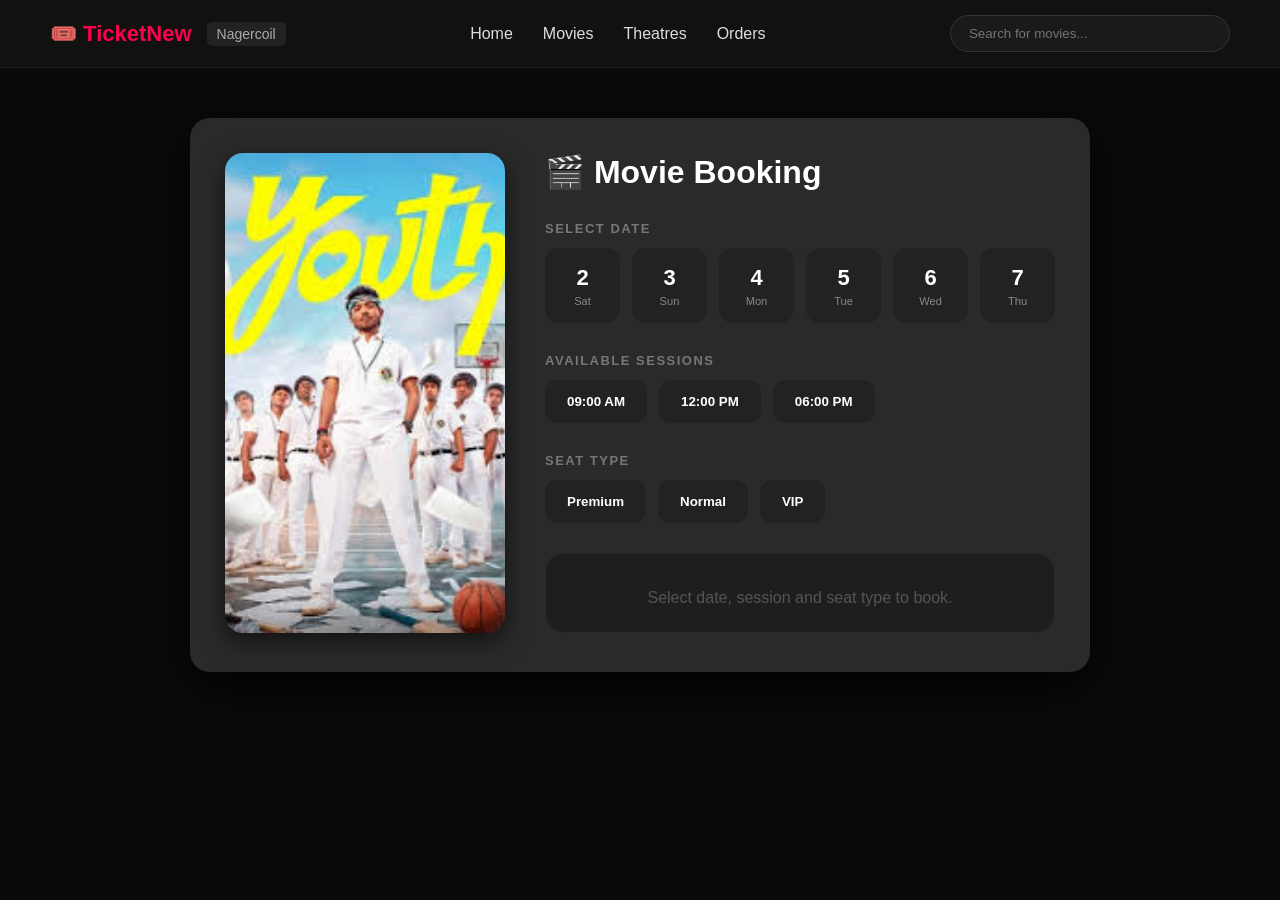
<file: book.html>
<!DOCTYPE html>
<html lang="en">
<head>
<meta charset="UTF-8">
<meta name="viewport" content="width=device-width, initial-scale=1.0">
<title>Movie Booking UI</title>

<style>
/* Reset & Base Styles */
*{
  margin:0;
  padding:0;
  box-sizing:border-box;
  font-family: 'Segoe UI', Tahoma, Geneva, Verdana, sans-serif;
}

body{
  background: #0a0a0a;
  color:white;
  min-height:100vh;
}

/* TOP HEADER NAVIGATION (Inspired by nav.jpg) */
header {
  display: flex;
  justify-content: space-between;
  align-items: center;
  padding: 15px 50px;
  background: #111;
  border-bottom: 1px solid #222;
  position: sticky;
  top: 0;
  z-index: 1000;
}

.logo-section {
  display: flex;
  align-items: center;
  gap: 15px;
}

.logo-section b {
  font-size: 22px;
  color: #ff004c;
}

.location-tag {
  font-size: 14px;
  color: #aaa;
  background: #222;
  padding: 4px 10px;
  border-radius: 5px;
}

.nav-links {
  display: flex;
  gap: 30px;
}

.nav-links a {
  color: #ddd;
  text-decoration: none;
  font-size: 16px;
  transition: 0.3s;
}

.nav-links a:hover {
  color: #ff004c;
}

.search-box {
  padding: 10px 18px;
  border-radius: 25px;
  border: 1px solid #333;
  background: #1a1a1a;
  color: white;
  width: 280px;
  outline: none;
}

.search-box:focus {
  border-color: #ff004c;
}

/* MAIN CONTENT */
.main-content {
  display: flex;
  justify-content: center;
  align-items: center;
  padding: 50px 20px;
}

.container{
  width: 900px;
  background:rgb(43, 42, 42);
  border-radius: 20px;
  padding: 35px;
  display: flex;
  gap: 40px;
  box-shadow: 0 15px 50px rgba(0,0,0,0.9);
  
}

.left-poster{
  width: 340px;
}

.left-poster img{
  width: 100%;
  height: 480px;
  object-fit: cover;
  border-radius: 18px;
  box-shadow: 0 8px 25px rgba(0,0,0,0.6);
}

.right-details{
  flex: 1;
}

h2{
  font-size: 32px;
  margin-bottom: 30px;
  display: flex;
  align-items: center;
  gap: 12px;
}

/* DATE CALENDAR */
.calendar{
  display: flex;
  gap: 12px;
  overflow-x: auto;
  margin-bottom: 25px;
  padding-bottom: 5px;
  scrollbar-width: none;
}

.calendar::-webkit-scrollbar { display: none; }

.calendar button{
  min-width: 75px;
  height: 75px;
  border: none;
  border-radius: 14px;
  background: #222;
  color: white;
  cursor: pointer;
  display: flex;
  flex-direction: column;
  justify-content: center;
  align-items: center;
  transition: 0.3s;
}

.calendar button span { font-size: 22px; font-weight: bold; }
.calendar button small { color: #888; margin-top: 4px; }

/* SECTIONS */
.section-title {
  color: #777;
  font-size: 13px;
  text-transform: uppercase;
  margin-bottom: 12px;
  letter-spacing: 1.5px;
  font-weight: bold;
}

.options-grid {
  display: flex;
  gap: 12px;
  margin-bottom: 30px;
  flex-wrap: wrap;
}

.options-grid button {
  padding: 14px 22px;
  border: none;
  border-radius: 12px;
  background: #222;
  color: white;
  cursor: pointer;
  font-weight: 600;
  transition: 0.3s;
}

.active {
  background: linear-gradient(45deg, #ff004c, #ff512f) !important;
  box-shadow: 0 6px 20px rgba(255, 0, 76, 0.4);
}

/* BOOKING SUMMARY BOX */
.booking-summary {
  width: 100%;
  background: #1e1e1e;
  border: 1px solid #2a2a2a;
  border-radius: 18px;
  padding: 25px;
  margin-top: 10px;
  min-height: 80px;
}

.price-tag {
  color: #00ffae;
  font-size: 28px;
  font-weight: bold;
}

.badge {
  padding: 5px 12px;
  border-radius: 6px;
  font-size: 12px;
  margin-top: 8px;
  display: inline-block;
  font-weight: bold;
}

.green { background: rgba(0, 184, 148, 0.15); color: #00b894; border: 1px solid #00b894; }
.red { background: rgba(231, 76, 60, 0.15); color: #e74c3c; border: 1px solid #e74c3c; }

.book-now-btn {
  width: 100%;
  margin-top: 20px;
  padding: 18px;
  border: none;
  border-radius: 12px;
  background: linear-gradient(45deg, #ff004c, #ff512f);
  color: white;
  font-weight: bold;
  font-size: 18px;
  cursor: pointer;
  transition: 0.3s;
  box-shadow: 0 5px 15px rgba(255, 0, 76, 0.3);
}

.book-now-btn:hover {
  transform: translateY(-2px);
  box-shadow: 0 8px 25px rgba(255, 0, 76, 0.5);
}
</style>
</head>
<body>

<!-- TOP NAVIGATION BAR -->
<header>
  <div class="logo-section">
    <b>🎟️ TicketNew</b>
    <span class="location-tag">Nagercoil</span>
  </div>

  <nav class="nav-links">
    <a href="#">Home</a>
    <a href="#">Movies</a>
    <a href="#">Theatres</a>
    <a href="#">Orders</a>
  </nav>

  <input type="text" class="search-box" placeholder="Search for movies...">
</header>

<div class="main-content">
  <div class="container">
    <!-- MOVIE POSTER -->
    <div class="left-poster">
      <img src="youth.jpg" alt="Youth">
    </div>

    <!-- BOOKING DETAILS -->
    <div class="right-details">
      <h2>🎬 Movie Booking</h2>

      <div class="section-title">Select Date</div>
      <div class="calendar">
        <button onclick="setActive(this)"><span>2</span><small>Sat</small></button>
        <button onclick="setActive(this)"><span>3</span><small>Sun</small></button>
        <button onclick="setActive(this)"><span>4</span><small>Mon</small></button>
        <button onclick="setActive(this)"><span>5</span><small>Tue</small></button>
        <button onclick="setActive(this)"><span>6</span><small>Wed</small></button>
        <button onclick="setActive(this)"><span>7</span><small>Thu</small></button>
      </div>

      <div class="section-title">Available Sessions</div>
      <div class="options-grid">
        <button onclick="selectSession(this,'9AM - 12PM')">09:00 AM</button>
        <button onclick="selectSession(this,'12PM - 3PM')">12:00 PM</button>
        <button onclick="selectSession(this,'6PM - 9PM')">06:00 PM</button>
      </div>

      <div class="section-title">Seat Type</div>
      <div class="options-grid">
        <button onclick="showSeat(this,'Premium',350,50)">Premium</button>
        <button onclick="showSeat(this,'Normal',220,18)">Normal</button>
        <button onclick="showSeat(this,'VIP',500,8)">VIP</button>
      </div>

      <!-- DYNAMIC RESULT SECTION -->
      <div class="booking-summary" id="result">
        <p style="color:#555; text-align:center; padding-top:10px;">Select date, session and seat type to book.</p>
      </div>
    </div>
  </div>
</div>

<script>
let selectedSession = "";
let selectedDate="";

function removeActive(parent){
  let buttons = parent.querySelectorAll("button");
  buttons.forEach(btn => btn.classList.remove("active"));
}

function setActive(btn){
  removeActive(btn.parentElement);
  btn.classList.add("active");
  if(btn.parentElement.classList.contains("calendar")){
    let dateVal=btn.querySelector("span").innerText;
    let dayVal=btn.querySelector("small").innerText;
    selectedDate=dateVal+""+dayVal;
  }
}

function selectSession(btn, session){
  selectedSession = session;
  removeActive(btn.parentElement);
  btn.classList.add("active");
  document.getElementById("result").innerHTML = `<p style="color:#aaa; text-align:center;">Great! Now select your preferred <b>Seat Type</b>.</p>`;
}

function showSeat(btn, type, price, seats){
  if(!selectedSession) {
    alert("Please select a session timing first!");
    return;
   if(!selectedDate){
      alert("please select date first");
      return;
    }
  }
  removeActive(btn.parentElement);
  btn.classList.add("active");

  let statusClass = seats > 10 ? "green" : "red";
  let statusText = seats > 10 ? "Available" : "Filling Fast";

  // Dynamic booking UI update
  document.getElementById("result").innerHTML = `
    <div style="display:flex; justify-content:space-between; align-items:flex-start;">
      <div>
        <p style="font-size:18px;"><b>${type} Class</b></p>
        <p style="color:#aaa;font-size:14px;margin-top:4px;">Date:${selectedDate}</p>
        <p style="color:#aaa; font-size:14px; margin-top:4px;">Timing: ${selectedSession}</p>
        <span class="badge ${statusClass}">${statusText} (${seats} seats left)</span>
      </div>
      <div style="text-align:right;">
        <p style="color:#aaa; font-size:12px;">Price</p>
        <div class="price-tag">₹${price}</div>
      </div>
    </div>
    <button class="book-now-btn" onclick="goToSeats('${type}', ${price})">
      BOOK TICKETS NOW
    </button>
  `;
}
function goToSeats(type, price){
  if(!selectedSession || !selectedDate){
    alert("Complete selection first!");
    return;
  }
  let movieName=document.querySelector(".left-poster img").alt;
  // Store data
  localStorage.setItem("movieName",movieName); // you can make this dynamic later
  localStorage.setItem("movieDate", selectedDate);
  localStorage.setItem("movieTime", selectedSession);
  localStorage.setItem("seatType", type);
  localStorage.setItem("price", price);

  // Go to next page
  window.location.href = "seats.html";
}
</script>

</body>
</html>
</file>
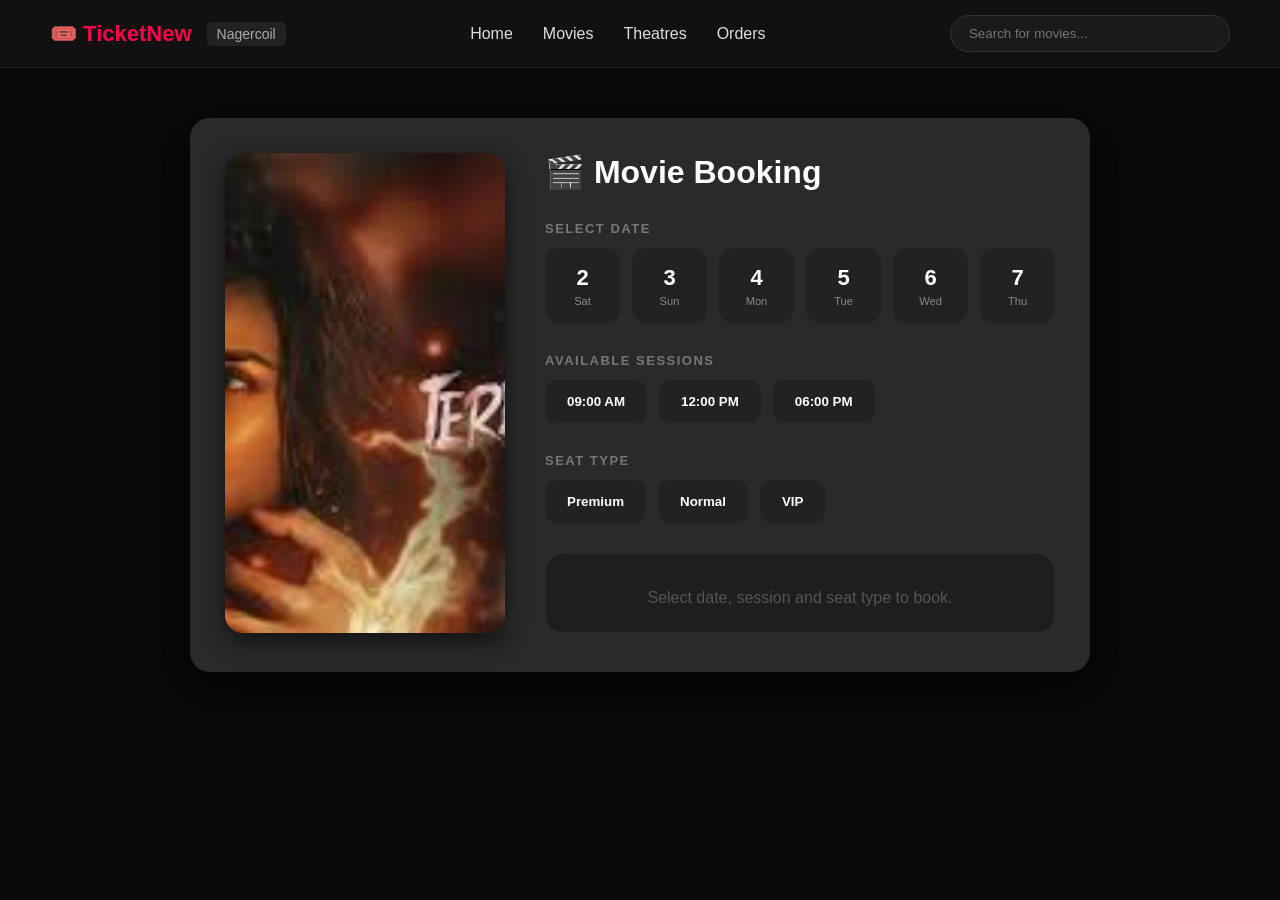
<file: book1.html>
<!DOCTYPE html>
<html lang="en">
<head>
<meta charset="UTF-8">
<meta name="viewport" content="width=device-width, initial-scale=1.0">
<title>Movie Booking UI</title>

<style>
/* Reset & Base Styles */
*{
  margin:0;
  padding:0;
  box-sizing:border-box;
  font-family: 'Segoe UI', Tahoma, Geneva, Verdana, sans-serif;
}

body{
  background: #0a0a0a;
  color:white;
  min-height:100vh;
}

/* TOP HEADER NAVIGATION (Inspired by nav.jpg) */
header {
  display: flex;
  justify-content: space-between;
  align-items: center;
  padding: 15px 50px;
  background: #111;
  border-bottom: 1px solid #222;
  position: sticky;
  top: 0;
  z-index: 1000;
}

.logo-section {
  display: flex;
  align-items: center;
  gap: 15px;
}

.logo-section b {
  font-size: 22px;
  color: #ff004c;
}

.location-tag {
  font-size: 14px;
  color: #aaa;
  background: #222;
  padding: 4px 10px;
  border-radius: 5px;
}

.nav-links {
  display: flex;
  gap: 30px;
}

.nav-links a {
  color: #ddd;
  text-decoration: none;
  font-size: 16px;
  transition: 0.3s;
}

.nav-links a:hover {
  color: #ff004c;
}

.search-box {
  padding: 10px 18px;
  border-radius: 25px;
  border: 1px solid #333;
  background: #1a1a1a;
  color: white;
  width: 280px;
  outline: none;
}

.search-box:focus {
  border-color: #ff004c;
}

/* MAIN CONTENT */
.main-content {
  display: flex;
  justify-content: center;
  align-items: center;
  padding: 50px 20px;
}

.container{
  width: 900px;
  background:rgb(43, 42, 42);
  border-radius: 20px;
  padding: 35px;
  display: flex;
  gap: 40px;
  box-shadow: 0 15px 50px rgba(0,0,0,0.9);
  
}

.left-poster{
  width: 340px;
}

.left-poster img{
  width: 100%;
  height: 480px;
  object-fit: cover;
  border-radius: 18px;
  box-shadow: 0 8px 25px rgba(0,0,0,0.6);
}

.right-details{
  flex: 1;
}

h2{
  font-size: 32px;
  margin-bottom: 30px;
  display: flex;
  align-items: center;
  gap: 12px;
}

/* DATE CALENDAR */
.calendar{
  display: flex;
  gap: 12px;
  overflow-x: auto;
  margin-bottom: 25px;
  padding-bottom: 5px;
  scrollbar-width: none;
}

.calendar::-webkit-scrollbar { display: none; }

.calendar button{
  min-width: 75px;
  height: 75px;
  border: none;
  border-radius: 14px;
  background: #222;
  color: white;
  cursor: pointer;
  display: flex;
  flex-direction: column;
  justify-content: center;
  align-items: center;
  transition: 0.3s;
}

.calendar button span { font-size: 22px; font-weight: bold; }
.calendar button small { color: #888; margin-top: 4px; }

/* SECTIONS */
.section-title {
  color: #777;
  font-size: 13px;
  text-transform: uppercase;
  margin-bottom: 12px;
  letter-spacing: 1.5px;
  font-weight: bold;
}

.options-grid {
  display: flex;
  gap: 12px;
  margin-bottom: 30px;
  flex-wrap: wrap;
}

.options-grid button {
  padding: 14px 22px;
  border: none;
  border-radius: 12px;
  background: #222;
  color: white;
  cursor: pointer;
  font-weight: 600;
  transition: 0.3s;
}

.active {
  background: linear-gradient(45deg, #ff004c, #ff512f) !important;
  box-shadow: 0 6px 20px rgba(255, 0, 76, 0.4);
}

/* BOOKING SUMMARY BOX */
.booking-summary {
  width: 100%;
  background: #1e1e1e;
  border: 1px solid #2a2a2a;
  border-radius: 18px;
  padding: 25px;
  margin-top: 10px;
  min-height: 80px;
}

.price-tag {
  color: #00ffae;
  font-size: 28px;
  font-weight: bold;
}

.badge {
  padding: 5px 12px;
  border-radius: 6px;
  font-size: 12px;
  margin-top: 8px;
  display: inline-block;
  font-weight: bold;
}

.green { background: rgba(0, 184, 148, 0.15); color: #00b894; border: 1px solid #00b894; }
.red { background: rgba(231, 76, 60, 0.15); color: #e74c3c; border: 1px solid #e74c3c; }

.book-now-btn {
  width: 100%;
  margin-top: 20px;
  padding: 18px;
  border: none;
  border-radius: 12px;
  background: linear-gradient(45deg, #ff004c, #ff512f);
  color: white;
  font-weight: bold;
  font-size: 18px;
  cursor: pointer;
  transition: 0.3s;
  box-shadow: 0 5px 15px rgba(255, 0, 76, 0.3);
}

.book-now-btn:hover {
  transform: translateY(-2px);
  box-shadow: 0 8px 25px rgba(255, 0, 76, 0.5);
}
</style>
</head>
<body>

<!-- TOP NAVIGATION BAR -->
<header>
  <div class="logo-section">
    <b>🎟️ TicketNew</b>
    <span class="location-tag">Nagercoil</span>
  </div>

  <nav class="nav-links">
    <a href="#">Home</a>
    <a href="#">Movies</a>
    <a href="#">Theatres</a>
    <a href="#">Orders</a>
  </nav>

  <input type="text" class="search-box" placeholder="Search for movies...">
</header>

<div class="main-content">
  <div class="container">
    <!-- MOVIE POSTER -->
    <div class="left-poster">
      <img src="blur.jpg" alt="Tere Isqh Mein">
    </div>

    <!-- BOOKING DETAILS -->
    <div class="right-details">
      <h2>🎬 Movie Booking</h2>

      <div class="section-title">Select Date</div>
      <div class="calendar">
        <button onclick="setActive(this)"><span>2</span><small>Sat</small></button>
        <button onclick="setActive(this)"><span>3</span><small>Sun</small></button>
        <button onclick="setActive(this)"><span>4</span><small>Mon</small></button>
        <button onclick="setActive(this)"><span>5</span><small>Tue</small></button>
        <button onclick="setActive(this)"><span>6</span><small>Wed</small></button>
        <button onclick="setActive(this)"><span>7</span><small>Thu</small></button>
      </div>

      <div class="section-title">Available Sessions</div>
      <div class="options-grid">
        <button onclick="selectSession(this,'9AM - 12PM')">09:00 AM</button>
        <button onclick="selectSession(this,'12PM - 3PM')">12:00 PM</button>
        <button onclick="selectSession(this,'6PM - 9PM')">06:00 PM</button>
      </div>

      <div class="section-title">Seat Type</div>
      <div class="options-grid">
        <button onclick="showSeat(this,'Premium',350,50)">Premium</button>
        <button onclick="showSeat(this,'Normal',220,18)">Normal</button>
        <button onclick="showSeat(this,'VIP',500,8)">VIP</button>
      </div>

      <!-- DYNAMIC RESULT SECTION -->
      <div class="booking-summary" id="result">
        <p style="color:#555; text-align:center; padding-top:10px;">Select date, session and seat type to book.</p>
      </div>
    </div>
  </div>
</div>

<script>
let selectedSession = "";
let selectedDate="";

function removeActive(parent){
  let buttons = parent.querySelectorAll("button");
  buttons.forEach(btn => btn.classList.remove("active"));
}

function setActive(btn){
  removeActive(btn.parentElement);
  btn.classList.add("active");
  if(btn.parentElement.classList.contains("calendar")){
    let dateVal=btn.querySelector("span").innerText;
    let dayVal=btn.querySelector("small").innerText;
    selectedDate=dateVal+""+dayVal;
  }
}

function selectSession(btn, session){
  selectedSession = session;
  removeActive(btn.parentElement);
  btn.classList.add("active");
  document.getElementById("result").innerHTML = `<p style="color:#aaa; text-align:center;">Great! Now select your preferred <b>Seat Type</b>.</p>`;
}

function showSeat(btn, type, price, seats){
  if(!selectedSession) {
    alert("Please select a session timing first!");
    return;
   if(!selectedDate){
      alert("please select date first");
      return;
    }
  }
  removeActive(btn.parentElement);
  btn.classList.add("active");

  let statusClass = seats > 10 ? "green" : "red";
  let statusText = seats > 10 ? "Available" : "Filling Fast";

  // Dynamic booking UI update
  document.getElementById("result").innerHTML = `
    <div style="display:flex; justify-content:space-between; align-items:flex-start;">
      <div>
        <p style="font-size:18px;"><b>${type} Class</b></p>
        <p style="color:#aaa;font-size:14px;margin-top:4px;">Date:${selectedDate}</p>
        <p style="color:#aaa; font-size:14px; margin-top:4px;">Timing: ${selectedSession}</p>
        <span class="badge ${statusClass}">${statusText} (${seats} seats left)</span>
      </div>
      <div style="text-align:right;">
        <p style="color:#aaa; font-size:12px;">Price</p>
        <div class="price-tag">₹${price}</div>
      </div>
    </div>
    <button class="book-now-btn" onclick="goToSeats('${type}', ${price})">
      BOOK TICKETS NOW
    </button>
  `;
}
function goToSeats(type, price){
  if(!selectedSession || !selectedDate){
    alert("Complete selection first!");
    return;
  }
  let movieName=document.querySelector(".left-poster img").alt;
  // Store data
  localStorage.setItem("movieName",movieName); // you can make this dynamic later
  localStorage.setItem("movieDate", selectedDate);
  localStorage.setItem("movieTime", selectedSession);
  localStorage.setItem("seatType", type);
  localStorage.setItem("price", price);

  // Go to next page
  window.location.href = "seats.html";
}
</script>

</body>
</html>
</file>
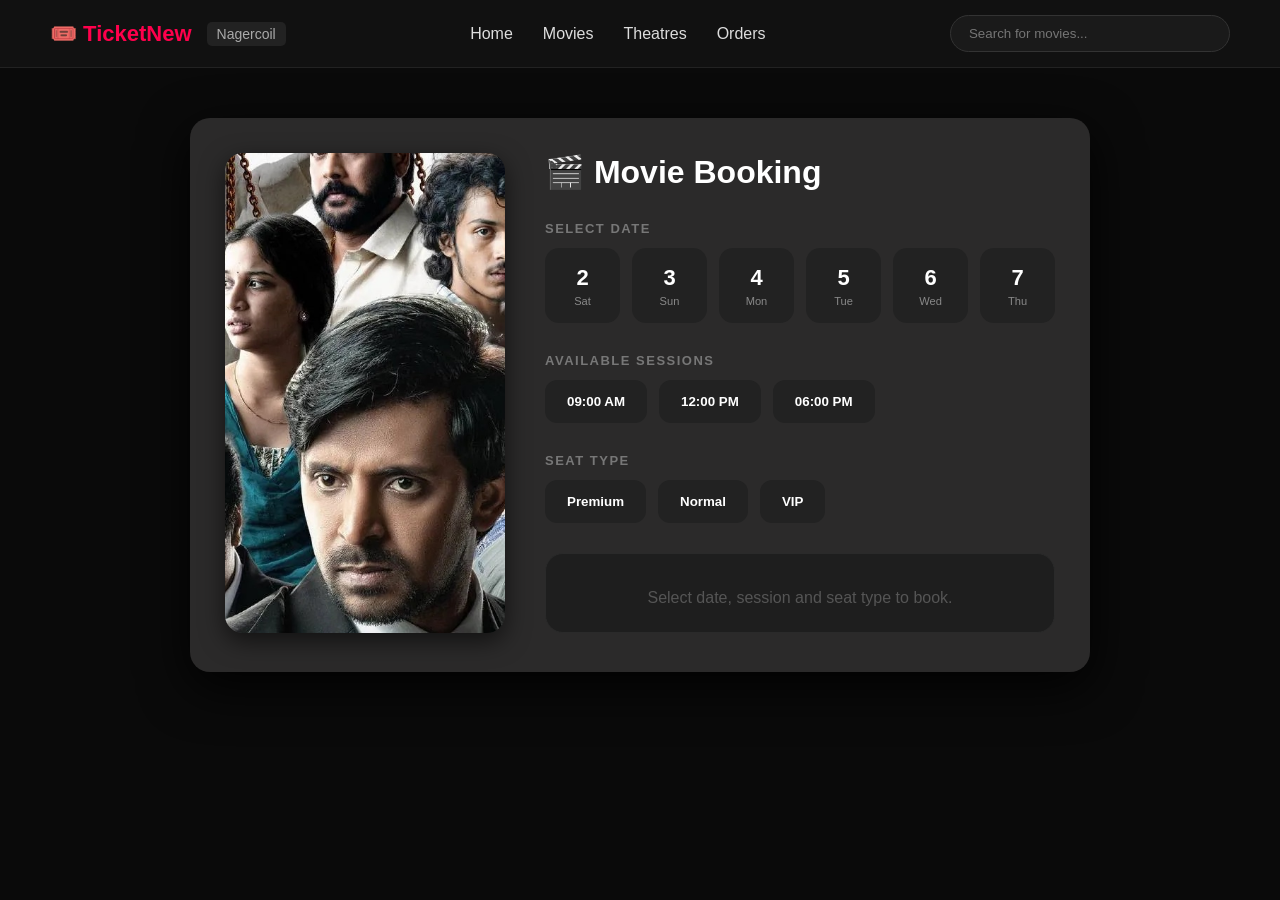
<file: book2.html>
<!DOCTYPE html>
<html lang="en">
<head>
<meta charset="UTF-8">
<meta name="viewport" content="width=device-width, initial-scale=1.0">
<title>Movie Booking UI</title>

<style>
/* Reset & Base Styles */
*{
  margin:0;
  padding:0;
  box-sizing:border-box;
  font-family: 'Segoe UI', Tahoma, Geneva, Verdana, sans-serif;
}

body{
  background: #0a0a0a;
  color:white;
  min-height:100vh;
}

/* TOP HEADER NAVIGATION (Inspired by nav.jpg) */
header {
  display: flex;
  justify-content: space-between;
  align-items: center;
  padding: 15px 50px;
  background: #111;
  border-bottom: 1px solid #222;
  position: sticky;
  top: 0;
  z-index: 1000;
}

.logo-section {
  display: flex;
  align-items: center;
  gap: 15px;
}

.logo-section b {
  font-size: 22px;
  color: #ff004c;
}

.location-tag {
  font-size: 14px;
  color: #aaa;
  background: #222;
  padding: 4px 10px;
  border-radius: 5px;
}

.nav-links {
  display: flex;
  gap: 30px;
}

.nav-links a {
  color: #ddd;
  text-decoration: none;
  font-size: 16px;
  transition: 0.3s;
}

.nav-links a:hover {
  color: #ff004c;
}

.search-box {
  padding: 10px 18px;
  border-radius: 25px;
  border: 1px solid #333;
  background: #1a1a1a;
  color: white;
  width: 280px;
  outline: none;
}

.search-box:focus {
  border-color: #ff004c;
}

/* MAIN CONTENT */
.main-content {
  display: flex;
  justify-content: center;
  align-items: center;
  padding: 50px 20px;
}

.container{
  width: 900px;
  background:rgb(43, 42, 42);
  border-radius: 20px;
  padding: 35px;
  display: flex;
  gap: 40px;
  box-shadow: 0 15px 50px rgba(0,0,0,0.9);
  
}

.left-poster{
  width: 340px;
}

.left-poster img{
  width: 100%;
  height: 480px;
  object-fit: cover;
  border-radius: 18px;
  box-shadow: 0 8px 25px rgba(0,0,0,0.6);
}

.right-details{
  flex: 1;
}

h2{
  font-size: 32px;
  margin-bottom: 30px;
  display: flex;
  align-items: center;
  gap: 12px;
}

/* DATE CALENDAR */
.calendar{
  display: flex;
  gap: 12px;
  overflow-x: auto;
  margin-bottom: 25px;
  padding-bottom: 5px;
  scrollbar-width: none;
}

.calendar::-webkit-scrollbar { display: none; }

.calendar button{
  min-width: 75px;
  height: 75px;
  border: none;
  border-radius: 14px;
  background: #222;
  color: white;
  cursor: pointer;
  display: flex;
  flex-direction: column;
  justify-content: center;
  align-items: center;
  transition: 0.3s;
}

.calendar button span { font-size: 22px; font-weight: bold; }
.calendar button small { color: #888; margin-top: 4px; }

/* SECTIONS */
.section-title {
  color: #777;
  font-size: 13px;
  text-transform: uppercase;
  margin-bottom: 12px;
  letter-spacing: 1.5px;
  font-weight: bold;
}

.options-grid {
  display: flex;
  gap: 12px;
  margin-bottom: 30px;
  flex-wrap: wrap;
}

.options-grid button {
  padding: 14px 22px;
  border: none;
  border-radius: 12px;
  background: #222;
  color: white;
  cursor: pointer;
  font-weight: 600;
  transition: 0.3s;
}

.active {
  background: linear-gradient(45deg, #ff004c, #ff512f) !important;
  box-shadow: 0 6px 20px rgba(255, 0, 76, 0.4);
}

/* BOOKING SUMMARY BOX */
.booking-summary {
  width: 100%;
  background: #1e1e1e;
  border: 1px solid #2a2a2a;
  border-radius: 18px;
  padding: 25px;
  margin-top: 10px;
  min-height: 80px;
}

.price-tag {
  color: #00ffae;
  font-size: 28px;
  font-weight: bold;
}

.badge {
  padding: 5px 12px;
  border-radius: 6px;
  font-size: 12px;
  margin-top: 8px;
  display: inline-block;
  font-weight: bold;
}

.green { background: rgba(0, 184, 148, 0.15); color: #00b894; border: 1px solid #00b894; }
.red { background: rgba(231, 76, 60, 0.15); color: #e74c3c; border: 1px solid #e74c3c; }

.book-now-btn {
  width: 100%;
  margin-top: 20px;
  padding: 18px;
  border: none;
  border-radius: 12px;
  background: linear-gradient(45deg, #ff004c, #ff512f);
  color: white;
  font-weight: bold;
  font-size: 18px;
  cursor: pointer;
  transition: 0.3s;
  box-shadow: 0 5px 15px rgba(255, 0, 76, 0.3);
}

.book-now-btn:hover {
  transform: translateY(-2px);
  box-shadow: 0 8px 25px rgba(255, 0, 76, 0.5);
}
</style>
</head>
<body>

<!-- TOP NAVIGATION BAR -->
<header>
  <div class="logo-section">
    <b>🎟️ TicketNew</b>
    <span class="location-tag">Nagercoil</span>
  </div>

  <nav class="nav-links">
    <a href="#">Home</a>
    <a href="#">Movies</a>
    <a href="#">Theatres</a>
    <a href="#">Orders</a>
  </nav>

  <input type="text" class="search-box" placeholder="Search for movies...">
</header>

<div class="main-content">
  <div class="container">
    <!-- MOVIE POSTER -->
    <div class="left-poster">
      <img src="cblur.jpg" alt="Court">
    </div>

    <!-- BOOKING DETAILS -->
    <div class="right-details">
      <h2>🎬 Movie Booking</h2>

      <div class="section-title">Select Date</div>
      <div class="calendar">
        <button onclick="setActive(this)"><span>2</span><small>Sat</small></button>
        <button onclick="setActive(this)"><span>3</span><small>Sun</small></button>
        <button onclick="setActive(this)"><span>4</span><small>Mon</small></button>
        <button onclick="setActive(this)"><span>5</span><small>Tue</small></button>
        <button onclick="setActive(this)"><span>6</span><small>Wed</small></button>
        <button onclick="setActive(this)"><span>7</span><small>Thu</small></button>
      </div>

      <div class="section-title">Available Sessions</div>
      <div class="options-grid">
        <button onclick="selectSession(this,'9AM - 12PM')">09:00 AM</button>
        <button onclick="selectSession(this,'12PM - 3PM')">12:00 PM</button>
        <button onclick="selectSession(this,'6PM - 9PM')">06:00 PM</button>
      </div>

      <div class="section-title">Seat Type</div>
      <div class="options-grid">
        <button onclick="showSeat(this,'Premium',350,50)">Premium</button>
        <button onclick="showSeat(this,'Normal',220,18)">Normal</button>
        <button onclick="showSeat(this,'VIP',500,8)">VIP</button>
      </div>

      <!-- DYNAMIC RESULT SECTION -->
      <div class="booking-summary" id="result">
        <p style="color:#555; text-align:center; padding-top:10px;">Select date, session and seat type to book.</p>
      </div>
    </div>
  </div>
</div>

<script>
let selectedSession = "";
let selectedDate="";

function removeActive(parent){
  let buttons = parent.querySelectorAll("button");
  buttons.forEach(btn => btn.classList.remove("active"));
}

function setActive(btn){
  removeActive(btn.parentElement);
  btn.classList.add("active");
  if(btn.parentElement.classList.contains("calendar")){
    let dateVal=btn.querySelector("span").innerText;
    let dayVal=btn.querySelector("small").innerText;
    selectedDate=dateVal+""+dayVal;
  }
}

function selectSession(btn, session){
  selectedSession = session;
  removeActive(btn.parentElement);
  btn.classList.add("active");
  document.getElementById("result").innerHTML = `<p style="color:#aaa; text-align:center;">Great! Now select your preferred <b>Seat Type</b>.</p>`;
}

function showSeat(btn, type, price, seats){
  if(!selectedSession) {
    alert("Please select a session timing first!");
    return;
   if(!selectedDate){
      alert("please select date first");
      return;
    }
  }
  removeActive(btn.parentElement);
  btn.classList.add("active");

  let statusClass = seats > 10 ? "green" : "red";
  let statusText = seats > 10 ? "Available" : "Filling Fast";

  // Dynamic booking UI update
  document.getElementById("result").innerHTML = `
    <div style="display:flex; justify-content:space-between; align-items:flex-start;">
      <div>
        <p style="font-size:18px;"><b>${type} Class</b></p>
        <p style="color:#aaa;font-size:14px;margin-top:4px;">Date:${selectedDate}</p>
        <p style="color:#aaa; font-size:14px; margin-top:4px;">Timing: ${selectedSession}</p>
        <span class="badge ${statusClass}">${statusText} (${seats} seats left)</span>
      </div>
      <div style="text-align:right;">
        <p style="color:#aaa; font-size:12px;">Price</p>
        <div class="price-tag">₹${price}</div>
      </div>
    </div>
    <button class="book-now-btn" onclick="goToSeats('${type}', ${price})">
      BOOK TICKETS NOW
    </button>
  `;
}
function goToSeats(type, price){
  if(!selectedSession || !selectedDate){
    alert("Complete selection first!");
    return;
  }
  let movieName=document.querySelector(".left-poster img").alt;
  // Store data
  localStorage.setItem("movieName",movieName); // you can make this dynamic later
  localStorage.setItem("movieDate", selectedDate);
  localStorage.setItem("movieTime", selectedSession);
  localStorage.setItem("seatType", type);
  localStorage.setItem("price", price);

  // Go to next page
  window.location.href = "seats.html";
}
</script>

</body>
</html>
</file>
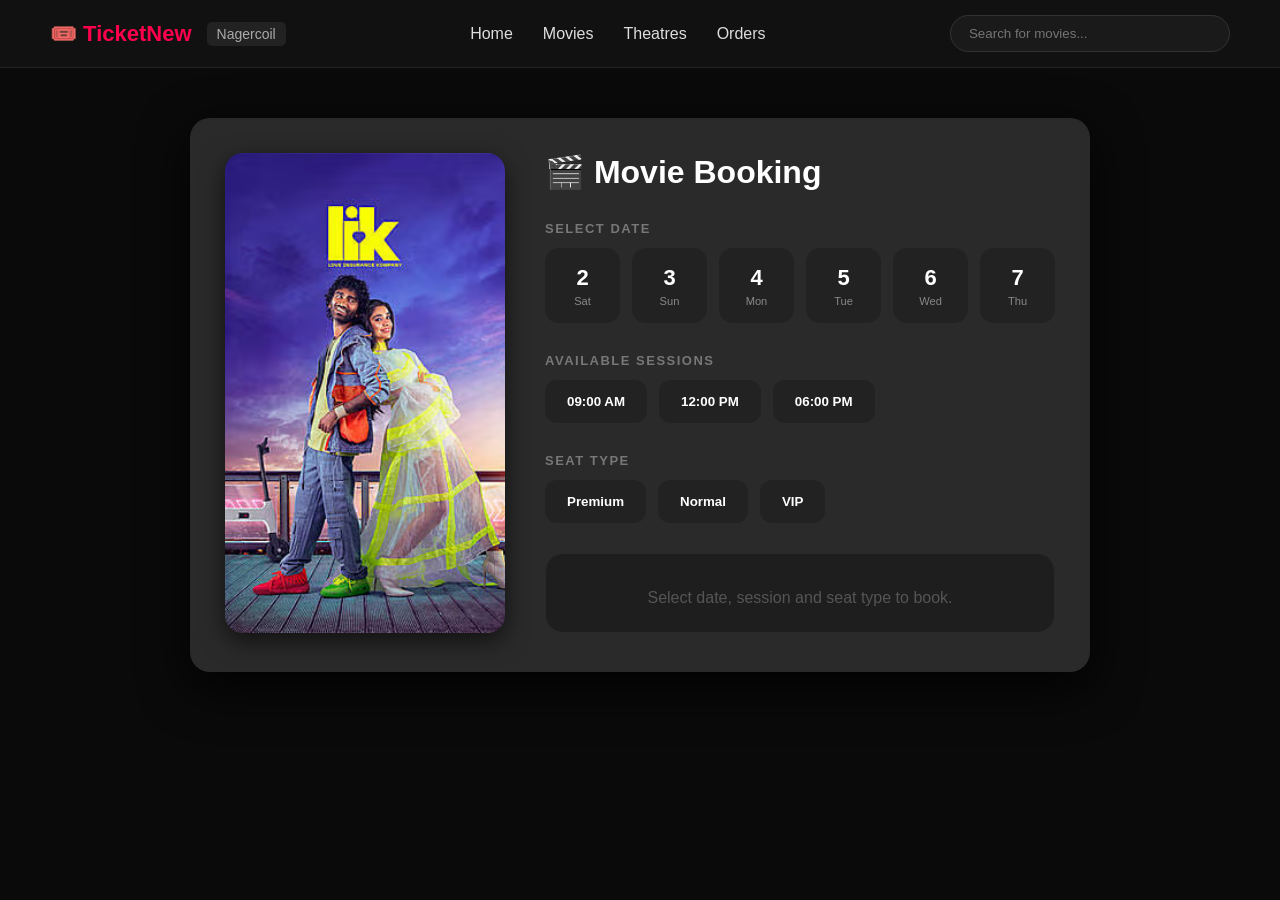
<file: book3.html>
<!DOCTYPE html>
<html lang="en">
<head>
<meta charset="UTF-8">
<meta name="viewport" content="width=device-width, initial-scale=1.0">
<title>Movie Booking UI</title>

<style>
/* Reset & Base Styles */
*{
  margin:0;
  padding:0;
  box-sizing:border-box;
  font-family: 'Segoe UI', Tahoma, Geneva, Verdana, sans-serif;
}

body{
  background: #0a0a0a;
  color:white;
  min-height:100vh;
}

/* TOP HEADER NAVIGATION (Inspired by nav.jpg) */
header {
  display: flex;
  justify-content: space-between;
  align-items: center;
  padding: 15px 50px;
  background: #111;
  border-bottom: 1px solid #222;
  position: sticky;
  top: 0;
  z-index: 1000;
}

.logo-section {
  display: flex;
  align-items: center;
  gap: 15px;
}

.logo-section b {
  font-size: 22px;
  color: #ff004c;
}

.location-tag {
  font-size: 14px;
  color: #aaa;
  background: #222;
  padding: 4px 10px;
  border-radius: 5px;
}

.nav-links {
  display: flex;
  gap: 30px;
}

.nav-links a {
  color: #ddd;
  text-decoration: none;
  font-size: 16px;
  transition: 0.3s;
}

.nav-links a:hover {
  color: #ff004c;
}

.search-box {
  padding: 10px 18px;
  border-radius: 25px;
  border: 1px solid #333;
  background: #1a1a1a;
  color: white;
  width: 280px;
  outline: none;
}

.search-box:focus {
  border-color: #ff004c;
}

/* MAIN CONTENT */
.main-content {
  display: flex;
  justify-content: center;
  align-items: center;
  padding: 50px 20px;
}

.container{
  width: 900px;
  background:rgb(43, 42, 42);
  border-radius: 20px;
  padding: 35px;
  display: flex;
  gap: 40px;
  box-shadow: 0 15px 50px rgba(0,0,0,0.9);
  
}

.left-poster{
  width: 340px;
}

.left-poster img{
  width: 100%;
  height: 480px;
  object-fit: cover;
  border-radius: 18px;
  box-shadow: 0 8px 25px rgba(0,0,0,0.6);
}

.right-details{
  flex: 1;
}

h2{
  font-size: 32px;
  margin-bottom: 30px;
  display: flex;
  align-items: center;
  gap: 12px;
}

/* DATE CALENDAR */
.calendar{
  display: flex;
  gap: 12px;
  overflow-x: auto;
  margin-bottom: 25px;
  padding-bottom: 5px;
  scrollbar-width: none;
}

.calendar::-webkit-scrollbar { display: none; }

.calendar button{
  min-width: 75px;
  height: 75px;
  border: none;
  border-radius: 14px;
  background: #222;
  color: white;
  cursor: pointer;
  display: flex;
  flex-direction: column;
  justify-content: center;
  align-items: center;
  transition: 0.3s;
}

.calendar button span { font-size: 22px; font-weight: bold; }
.calendar button small { color: #888; margin-top: 4px; }

/* SECTIONS */
.section-title {
  color: #777;
  font-size: 13px;
  text-transform: uppercase;
  margin-bottom: 12px;
  letter-spacing: 1.5px;
  font-weight: bold;
}

.options-grid {
  display: flex;
  gap: 12px;
  margin-bottom: 30px;
  flex-wrap: wrap;
}

.options-grid button {
  padding: 14px 22px;
  border: none;
  border-radius: 12px;
  background: #222;
  color: white;
  cursor: pointer;
  font-weight: 600;
  transition: 0.3s;
}

.active {
  background: linear-gradient(45deg, #ff004c, #ff512f) !important;
  box-shadow: 0 6px 20px rgba(255, 0, 76, 0.4);
}

/* BOOKING SUMMARY BOX */
.booking-summary {
  width: 100%;
  background: #1e1e1e;
  border: 1px solid #2a2a2a;
  border-radius: 18px;
  padding: 25px;
  margin-top: 10px;
  min-height: 80px;
}

.price-tag {
  color: #00ffae;
  font-size: 28px;
  font-weight: bold;
}

.badge {
  padding: 5px 12px;
  border-radius: 6px;
  font-size: 12px;
  margin-top: 8px;
  display: inline-block;
  font-weight: bold;
}

.green { background: rgba(0, 184, 148, 0.15); color: #00b894; border: 1px solid #00b894; }
.red { background: rgba(231, 76, 60, 0.15); color: #e74c3c; border: 1px solid #e74c3c; }

.book-now-btn {
  width: 100%;
  margin-top: 20px;
  padding: 18px;
  border: none;
  border-radius: 12px;
  background: linear-gradient(45deg, #ff004c, #ff512f);
  color: white;
  font-weight: bold;
  font-size: 18px;
  cursor: pointer;
  transition: 0.3s;
  box-shadow: 0 5px 15px rgba(255, 0, 76, 0.3);
}

.book-now-btn:hover {
  transform: translateY(-2px);
  box-shadow: 0 8px 25px rgba(255, 0, 76, 0.5);
}
</style>
</head>
<body>

<!-- TOP NAVIGATION BAR -->
<header>
  <div class="logo-section">
    <b>🎟️ TicketNew</b>
    <span class="location-tag">Nagercoil</span>
  </div>

  <nav class="nav-links">
    <a href="#">Home</a>
    <a href="#">Movies</a>
    <a href="#">Theatres</a>
    <a href="#">Orders</a>
  </nav>

  <input type="text" class="search-box" placeholder="Search for movies...">
</header>

<div class="main-content">
  <div class="container">
    <!-- MOVIE POSTER -->
    <div class="left-poster">
      <img src="lik1.jpg" alt="Love Insurance Kompany">
    </div>

    <!-- BOOKING DETAILS -->
    <div class="right-details">
      <h2>🎬 Movie Booking</h2>

      <div class="section-title">Select Date</div>
      <div class="calendar">
        <button onclick="setActive(this)"><span>2</span><small>Sat</small></button>
        <button onclick="setActive(this)"><span>3</span><small>Sun</small></button>
        <button onclick="setActive(this)"><span>4</span><small>Mon</small></button>
        <button onclick="setActive(this)"><span>5</span><small>Tue</small></button>
        <button onclick="setActive(this)"><span>6</span><small>Wed</small></button>
        <button onclick="setActive(this)"><span>7</span><small>Thu</small></button>
      </div>

      <div class="section-title">Available Sessions</div>
      <div class="options-grid">
        <button onclick="selectSession(this,'9AM - 12PM')">09:00 AM</button>
        <button onclick="selectSession(this,'12PM - 3PM')">12:00 PM</button>
        <button onclick="selectSession(this,'6PM - 9PM')">06:00 PM</button>
      </div>

      <div class="section-title">Seat Type</div>
      <div class="options-grid">
        <button onclick="showSeat(this,'Premium',350,50)">Premium</button>
        <button onclick="showSeat(this,'Normal',220,18)">Normal</button>
        <button onclick="showSeat(this,'VIP',500,8)">VIP</button>
      </div>

      <!-- DYNAMIC RESULT SECTION -->
      <div class="booking-summary" id="result">
        <p style="color:#555; text-align:center; padding-top:10px;">Select date, session and seat type to book.</p>
      </div>
    </div>
  </div>
</div>

<script>
let selectedSession = "";
let selectedDate="";

function removeActive(parent){
  let buttons = parent.querySelectorAll("button");
  buttons.forEach(btn => btn.classList.remove("active"));
}

function setActive(btn){
  removeActive(btn.parentElement);
  btn.classList.add("active");
  if(btn.parentElement.classList.contains("calendar")){
    let dateVal=btn.querySelector("span").innerText;
    let dayVal=btn.querySelector("small").innerText;
    selectedDate=dateVal+""+dayVal;
  }
}

function selectSession(btn, session){
  selectedSession = session;
  removeActive(btn.parentElement);
  btn.classList.add("active");
  document.getElementById("result").innerHTML = `<p style="color:#aaa; text-align:center;">Great! Now select your preferred <b>Seat Type</b>.</p>`;
}

function showSeat(btn, type, price, seats){
  if(!selectedSession) {
    alert("Please select a session timing first!");
    return;
   if(!selectedDate){
      alert("please select date first");
      return;
    }
  }
  removeActive(btn.parentElement);
  btn.classList.add("active");

  let statusClass = seats > 10 ? "green" : "red";
  let statusText = seats > 10 ? "Available" : "Filling Fast";

  // Dynamic booking UI update
  document.getElementById("result").innerHTML = `
    <div style="display:flex; justify-content:space-between; align-items:flex-start;">
      <div>
        <p style="font-size:18px;"><b>${type} Class</b></p>
        <p style="color:#aaa;font-size:14px;margin-top:4px;">Date:${selectedDate}</p>
        <p style="color:#aaa; font-size:14px; margin-top:4px;">Timing: ${selectedSession}</p>
        <span class="badge ${statusClass}">${statusText} (${seats} seats left)</span>
      </div>
      <div style="text-align:right;">
        <p style="color:#aaa; font-size:12px;">Price</p>
        <div class="price-tag">₹${price}</div>
      </div>
    </div>
    <button class="book-now-btn" onclick="goToSeats('${type}', ${price})">
      BOOK TICKETS NOW
    </button>
  `;
}
function goToSeats(type, price){
  if(!selectedSession || !selectedDate){
    alert("Complete selection first!");
    return;
  }
  let movieName=document.querySelector(".left-poster img").alt;
  // Store data
  localStorage.setItem("movieName",movieName); // you can make this dynamic later
  localStorage.setItem("movieDate", selectedDate);
  localStorage.setItem("movieTime", selectedSession);
  localStorage.setItem("seatType", type);
  localStorage.setItem("price", price);

  // Go to next page
  window.location.href = "seats.html";
}
</script>

</body>
</html>
</file>
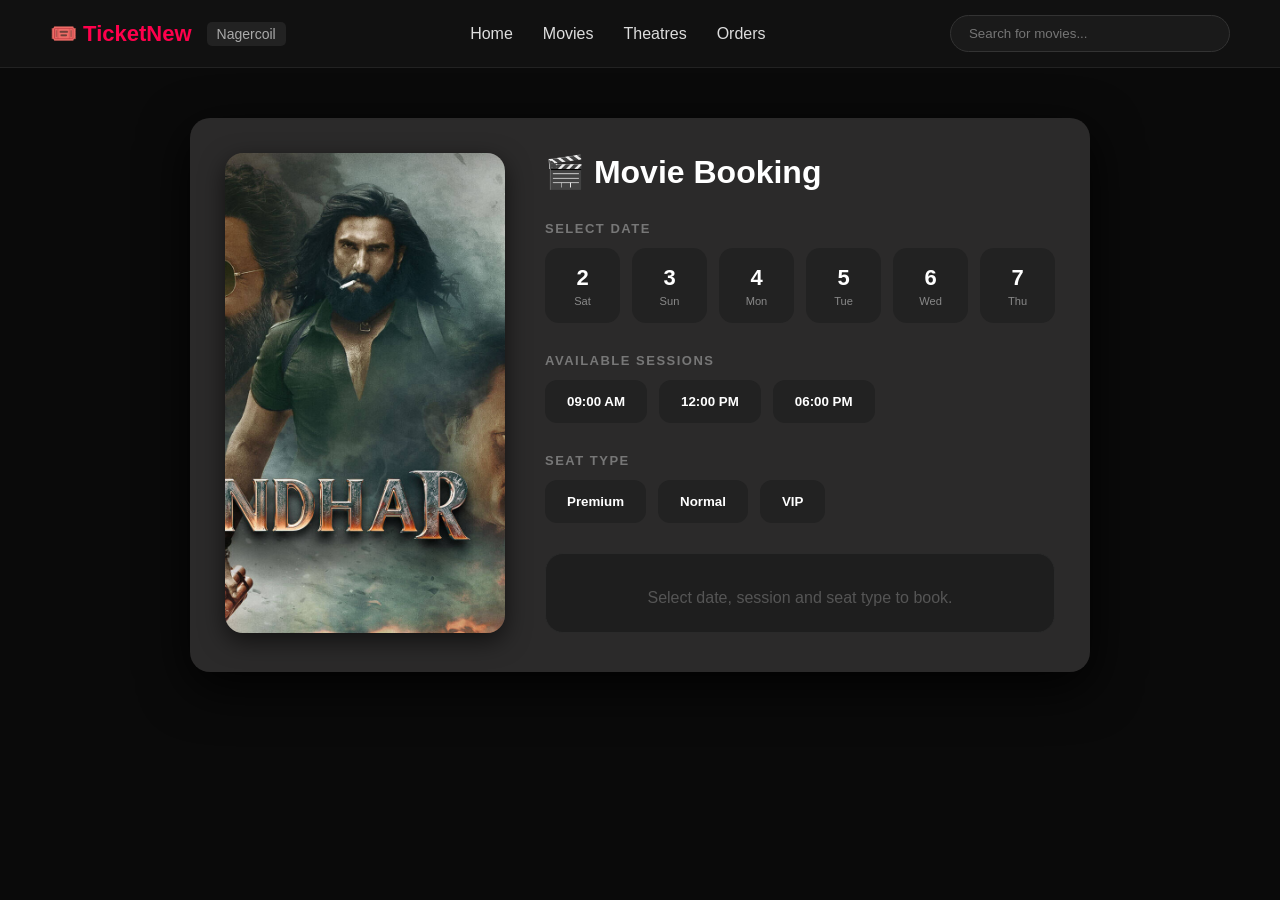
<file: book4.html>
<!DOCTYPE html>
<html lang="en">
<head>
<meta charset="UTF-8">
<meta name="viewport" content="width=device-width, initial-scale=1.0">
<title>Movie Booking UI</title>

<style>
/* Reset & Base Styles */
*{
  margin:0;
  padding:0;
  box-sizing:border-box;
  font-family: 'Segoe UI', Tahoma, Geneva, Verdana, sans-serif;
}

body{
  background: #0a0a0a;
  color:white;
  min-height:100vh;
}

/* TOP HEADER NAVIGATION (Inspired by nav.jpg) */
header {
  display: flex;
  justify-content: space-between;
  align-items: center;
  padding: 15px 50px;
  background: #111;
  border-bottom: 1px solid #222;
  position: sticky;
  top: 0;
  z-index: 1000;
}

.logo-section {
  display: flex;
  align-items: center;
  gap: 15px;
}

.logo-section b {
  font-size: 22px;
  color: #ff004c;
}

.location-tag {
  font-size: 14px;
  color: #aaa;
  background: #222;
  padding: 4px 10px;
  border-radius: 5px;
}

.nav-links {
  display: flex;
  gap: 30px;
}

.nav-links a {
  color: #ddd;
  text-decoration: none;
  font-size: 16px;
  transition: 0.3s;
}

.nav-links a:hover {
  color: #ff004c;
}

.search-box {
  padding: 10px 18px;
  border-radius: 25px;
  border: 1px solid #333;
  background: #1a1a1a;
  color: white;
  width: 280px;
  outline: none;
}

.search-box:focus {
  border-color: #ff004c;
}

/* MAIN CONTENT */
.main-content {
  display: flex;
  justify-content: center;
  align-items: center;
  padding: 50px 20px;
}

.container{
  width: 900px;
  background:rgb(43, 42, 42);
  border-radius: 20px;
  padding: 35px;
  display: flex;
  gap: 40px;
  box-shadow: 0 15px 50px rgba(0,0,0,0.9);
  
}

.left-poster{
  width: 340px;
}

.left-poster img{
  width: 100%;
  height: 480px;
  object-fit: cover;
  border-radius: 18px;
  box-shadow: 0 8px 25px rgba(0,0,0,0.6);
}

.right-details{
  flex: 1;
}

h2{
  font-size: 32px;
  margin-bottom: 30px;
  display: flex;
  align-items: center;
  gap: 12px;
}

/* DATE CALENDAR */
.calendar{
  display: flex;
  gap: 12px;
  overflow-x: auto;
  margin-bottom: 25px;
  padding-bottom: 5px;
  scrollbar-width: none;
}

.calendar::-webkit-scrollbar { display: none; }

.calendar button{
  min-width: 75px;
  height: 75px;
  border: none;
  border-radius: 14px;
  background: #222;
  color: white;
  cursor: pointer;
  display: flex;
  flex-direction: column;
  justify-content: center;
  align-items: center;
  transition: 0.3s;
}

.calendar button span { font-size: 22px; font-weight: bold; }
.calendar button small { color: #888; margin-top: 4px; }

/* SECTIONS */
.section-title {
  color: #777;
  font-size: 13px;
  text-transform: uppercase;
  margin-bottom: 12px;
  letter-spacing: 1.5px;
  font-weight: bold;
}

.options-grid {
  display: flex;
  gap: 12px;
  margin-bottom: 30px;
  flex-wrap: wrap;
}

.options-grid button {
  padding: 14px 22px;
  border: none;
  border-radius: 12px;
  background: #222;
  color: white;
  cursor: pointer;
  font-weight: 600;
  transition: 0.3s;
}

.active {
  background: linear-gradient(45deg, #ff004c, #ff512f) !important;
  box-shadow: 0 6px 20px rgba(255, 0, 76, 0.4);
}

/* BOOKING SUMMARY BOX */
.booking-summary {
  width: 100%;
  background: #1e1e1e;
  border: 1px solid #2a2a2a;
  border-radius: 18px;
  padding: 25px;
  margin-top: 10px;
  min-height: 80px;
}

.price-tag {
  color: #00ffae;
  font-size: 28px;
  font-weight: bold;
}

.badge {
  padding: 5px 12px;
  border-radius: 6px;
  font-size: 12px;
  margin-top: 8px;
  display: inline-block;
  font-weight: bold;
}

.green { background: rgba(0, 184, 148, 0.15); color: #00b894; border: 1px solid #00b894; }
.red { background: rgba(231, 76, 60, 0.15); color: #e74c3c; border: 1px solid #e74c3c; }

.book-now-btn {
  width: 100%;
  margin-top: 20px;
  padding: 18px;
  border: none;
  border-radius: 12px;
  background: linear-gradient(45deg, #ff004c, #ff512f);
  color: white;
  font-weight: bold;
  font-size: 18px;
  cursor: pointer;
  transition: 0.3s;
  box-shadow: 0 5px 15px rgba(255, 0, 76, 0.3);
}

.book-now-btn:hover {
  transform: translateY(-2px);
  box-shadow: 0 8px 25px rgba(255, 0, 76, 0.5);
}
</style>
</head>
<body>

<!-- TOP NAVIGATION BAR -->
<header>
  <div class="logo-section">
    <b>🎟️ TicketNew</b>
    <span class="location-tag">Nagercoil</span>
  </div>

  <nav class="nav-links">
    <a href="#">Home</a>
    <a href="#">Movies</a>
    <a href="#">Theatres</a>
    <a href="#">Orders</a>
  </nav>

  <input type="text" class="search-box" placeholder="Search for movies...">
</header>

<div class="main-content">
  <div class="container">
    <!-- MOVIE POSTER -->
    <div class="left-poster">
      <img src="d.jpg" alt="Dhurandar">
    </div>

    <!-- BOOKING DETAILS -->
    <div class="right-details">
      <h2>🎬 Movie Booking</h2>

      <div class="section-title">Select Date</div>
      <div class="calendar">
        <button onclick="setActive(this)"><span>2</span><small>Sat</small></button>
        <button onclick="setActive(this)"><span>3</span><small>Sun</small></button>
        <button onclick="setActive(this)"><span>4</span><small>Mon</small></button>
        <button onclick="setActive(this)"><span>5</span><small>Tue</small></button>
        <button onclick="setActive(this)"><span>6</span><small>Wed</small></button>
        <button onclick="setActive(this)"><span>7</span><small>Thu</small></button>
      </div>

      <div class="section-title">Available Sessions</div>
      <div class="options-grid">
        <button onclick="selectSession(this,'9AM - 12PM')">09:00 AM</button>
        <button onclick="selectSession(this,'12PM - 3PM')">12:00 PM</button>
        <button onclick="selectSession(this,'6PM - 9PM')">06:00 PM</button>
      </div>

      <div class="section-title">Seat Type</div>
      <div class="options-grid">
        <button onclick="showSeat(this,'Premium',350,50)">Premium</button>
        <button onclick="showSeat(this,'Normal',220,18)">Normal</button>
        <button onclick="showSeat(this,'VIP',500,8)">VIP</button>
      </div>

      <!-- DYNAMIC RESULT SECTION -->
      <div class="booking-summary" id="result">
        <p style="color:#555; text-align:center; padding-top:10px;">Select date, session and seat type to book.</p>
      </div>
    </div>
  </div>
</div>

<script>
let selectedSession = "";
let selectedDate="";
function removeActive(parent){
  let buttons = parent.querySelectorAll("button");
  buttons.forEach(btn => btn.classList.remove("active"));
}

function setActive(btn){
  removeActive(btn.parentElement);
  btn.classList.add("active");
   let dateVal = btn.querySelector("span").innerText;
  let dayVal = btn.querySelector("small").innerText;

  selectedDate = dateVal + " " + dayVal;
}

function selectSession(btn, session){
  selectedSession = session;
  removeActive(btn.parentElement);
  btn.classList.add("active");
  document.getElementById("result").innerHTML = `<p style="color:#aaa; text-align:center;">Great! Now select your preferred <b>Seat Type</b>.</p>`;
}

function showSeat(btn, type, price, seats){
  if(!selectedSession) {
    alert("Please select a session timing first!");
    return;
  }
  removeActive(btn.parentElement);
  btn.classList.add("active");

  let statusClass = seats > 10 ? "green" : "red";
  let statusText = seats > 10 ? "Available" : "Filling Fast";

  // Dynamic booking UI update
  document.getElementById("result").innerHTML = `
    <div style="display:flex; justify-content:space-between; align-items:flex-start;">
      <div>
        <p style="font-size:18px;"><b>${type} Class</b></p>
        <p style="color:#aaa; font-size:14px; margin-top:4px;">Timing: ${selectedSession}</p>
        <span class="badge ${statusClass}">${statusText} (${seats} seats left)</span>
      </div>
      <div style="text-align:right;">
        <p style="color:#aaa; font-size:12px;">Price</p>
        <div class="price-tag">₹${price}</div>
      </div>
    </div>
    <button class="book-now-btn" onclick="goToSeats('${type}', ${price})">
      BOOK TICKETS NOW
    </button>
  `;
}
function goToSeats(type, price){
  if(!selectedSession || !selectedDate){
    alert("Complete selection first!");
    return;
  }
  let movieName=document.querySelector(".left-poster img").alt;
  // Store data
  localStorage.setItem("movieName",movieName); // you can make this dynamic later
  localStorage.setItem("movieDate", selectedDate);
  localStorage.setItem("movieTime", selectedSession);
  localStorage.setItem("seatType", type);
  localStorage.setItem("price", price);

  // Go to next page
  window.location.href = "seats.html";
}
</script>

</body>
</html>
</file>
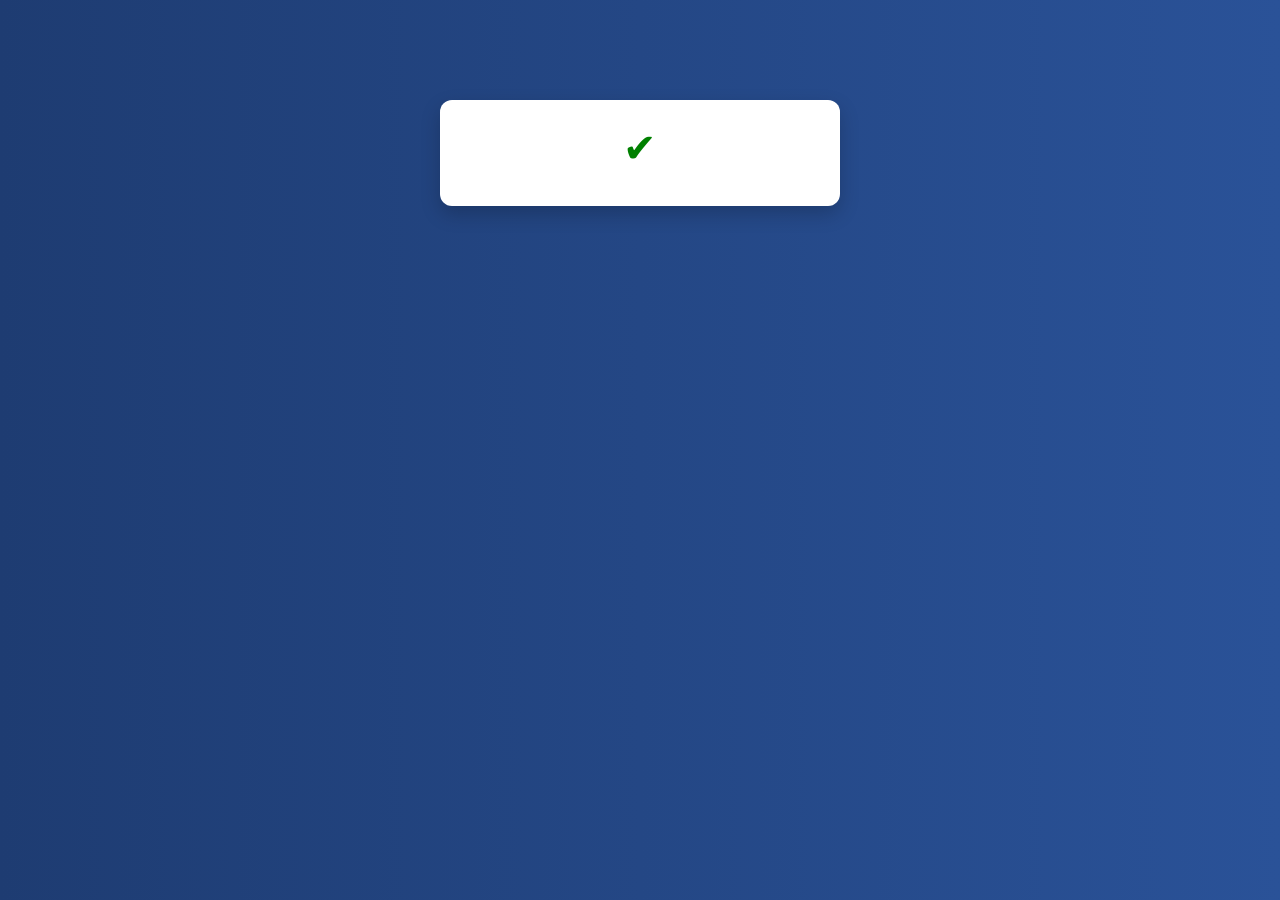
<file: confirmation.html>
<html>
<head>

<style>


body {
  font-family: Arial, sans-serif;
  background: linear-gradient(to right, #1e3c72, #2a5298);
  margin: 0;
  padding: 0;
}

#summary {
  width: 350px;
  margin: 100px auto;
  background-color: #fff;
  padding: 25px;
  border-radius: 12px;
  box-shadow: 0 8px 20px rgba(0,0,0,0.2);
  text-align: center;
}

#summary h2 {
  color: blueviolet;
  margin-bottom: 15px;
}

#summary p {
  font-size: 16px;
  margin: 8px 0;
  color: #333;
}

#summary p:last-child {
  font-weight: bold;
  color: green;
  font-size: 18px;
}

/* Optional: Confirmation icon style */
#summary::before {
  content: "✔";
  display: block;
  font-size: 40px;
  color: green;
  margin-bottom: 10px;
}
</style>
</head>
<body>









<div id="summary"></div>
<script>
let movieName = localStorage.getItem("movieName");
let date = localStorage.getItem("movieDate");
let time = localStorage.getItem("movieTime");
let seatType = localStorage.getItem("seatType");
let price = localStorage.getItem("totalPrice");
let seats = JSON.parse(localStorage.getItem("selectedSeats"));

document.getElementById("summary").innerHTML = `
  <h2>${movieName}</h2>
  <p>Date: ${date}</p>
  <p>Time: ${time}</p>
  <p>Seat Type: ${seatType}</p>
  <p>Seats: ${seats.join(", ")}</p>
  <p>Total Price: ₹${price}</p>
`;
</script>
</body>

</html>
</file>
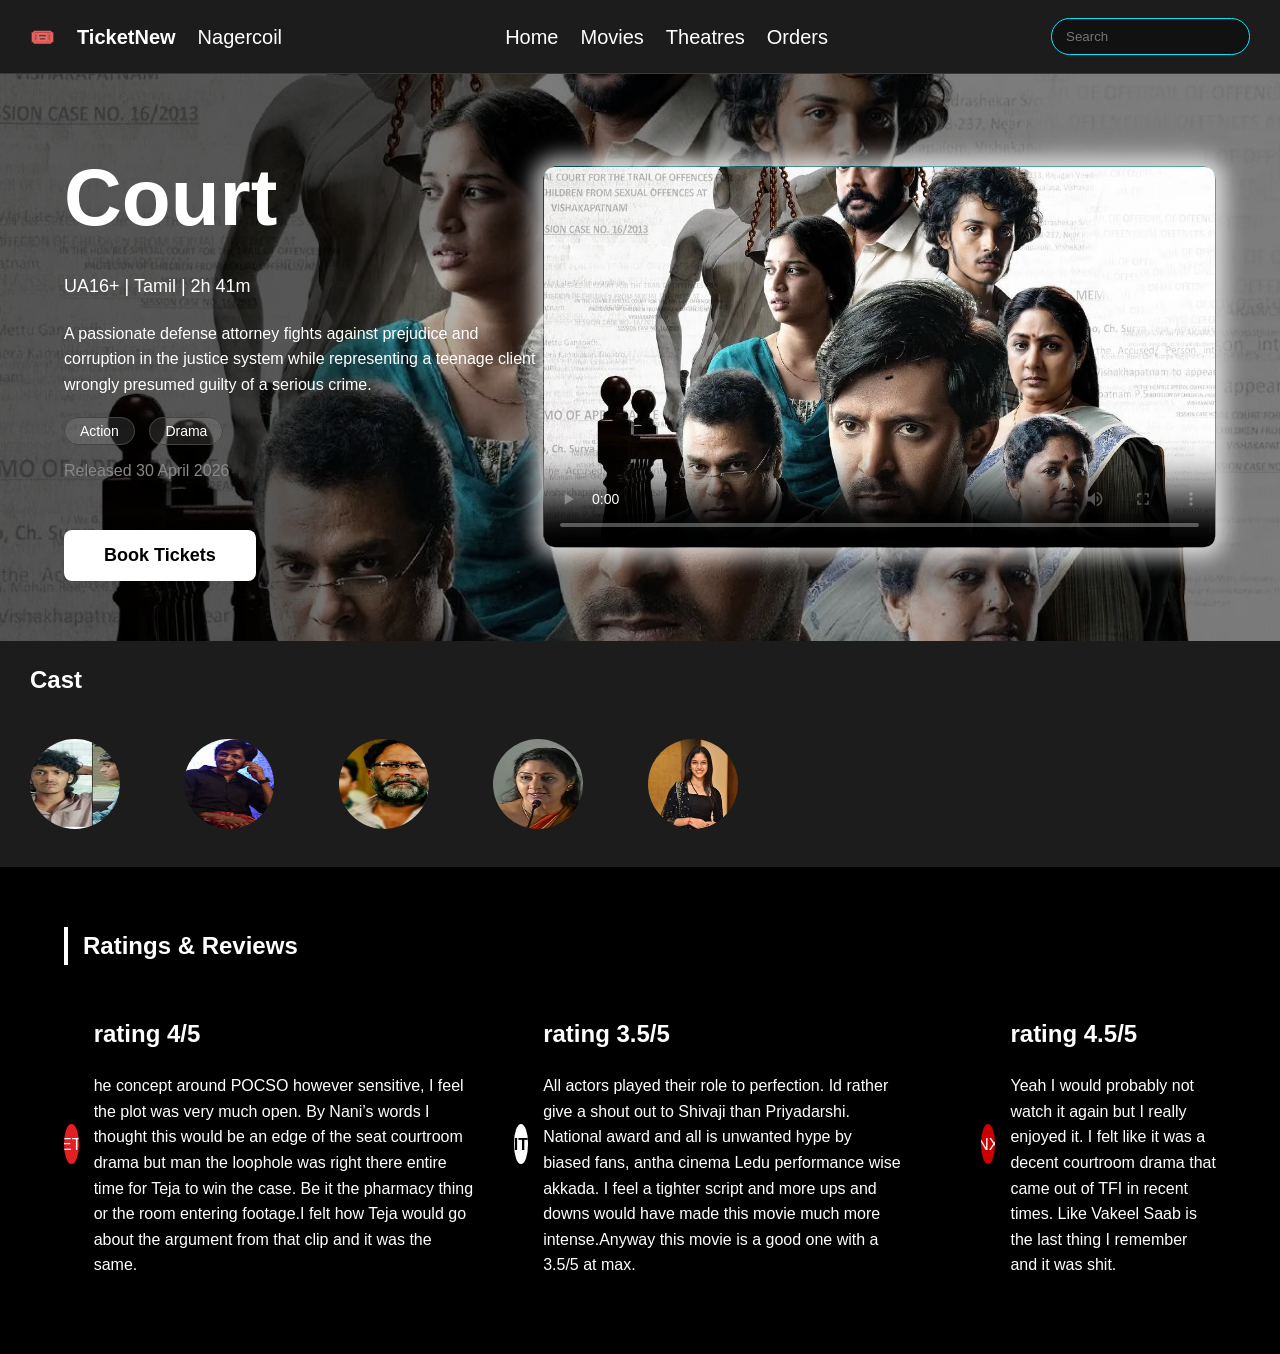
<file: court.html>
<!DOCTYPE html>
<html lang="en">
<head>
    <meta charset="UTF-8">
    <meta name="viewport" content="width=device-width, initial-scale=1.0">
    <title>Movie Details - Full Layout</title>
    <style>
        /* Base Styles */
    .my{
        display: inline-block;
     }
     header{
  display:flex;
  justify-content:space-between;
  align-items:center;
  padding:18px 30px;
  border-bottom:1px solid rgba(0,234,255,.2);
  flex-wrap:wrap;
  gap:12px;
  font-size:20px;
}

.logo,.nav{
  display:flex;
  gap:22px;
  align-items:center;
  flex-wrap:wrap;
}

.logo b{color:white;}

.nav a{
  color:white;
  text-decoration:none;
}

.search{
  padding:10px 14px;
  border-radius:25px;
  border:1px solid #00eaff;
  background:#111;
  color:#fff;
}
        body {
            background-color:rgb(29, 28, 28); /* Dark background from pic 3 */
            color:white;
            font-family: 'Segoe UI', Roboto, sans-serif;
            margin: 0;
            padding: 0;
            line-height: 1.6;
           
        }

        /* 1. Hero Section (Image 1 Style + Image 3 Colors) */
        .hero-section {
            position: relative;
            padding: 60px 5%;
            display: flex;
            justify-content: space-between;
            align-items: center;
            background: linear-gradient(to right,rgb(0 0 0),rgb(0 0 0 )), 
                        url('ch.jpg'); /* Using your file name ch.jpg */
            background-size: cover;
            background-position: center;
            min-height: 20px;
             background-image:url("cnew.jpg");
           
        }

        .hero-content {
            max-width: 600px;
        }

        .movie-title {
            font-size: 80px;
            font-weight: bold;
            color: white; /* Neon Cyan from Image 3 */
            margin: 0;
            text-transform: capitalize;
        }

        .meta-info {
            font-size: 18px;
            color:white;
            margin: 10px 0;
        }

        .description {
            font-size: 16px;
            color: white;
            margin: 20px 0;
            max-width: 500px;
        }

        .tags span {
            background: rgba(253, 247, 247, 0.1);
            padding: 5px 15px;
            border-radius: 20px;
            font-size: 14px;
            margin-right: 10px;
            border: 1px solid #444;
        }

        .book-btn {
            background-color:white;
            color:black;
            padding: 15px 40px;
            border: none;
            border-radius: 8px;
            font-size: 18px;
            font-weight: bold;
            cursor: pointer;
            margin-top: 30px;
            transition: 0.3s;
        }

        .book-btn:hover {
            background-color: red;
            transform: scale(1.05);
        }

        .container{
            width:700px;
            border-radius: 15px;
            box-shadow: 0 10px 30px rgba(0,0,0,0.5);
            border: 1px solid rgba(0, 251, 255, 0.3);
            position:relative;
            box-shadow:0 0 20px 10px rgba(255,255,255,0.7)
        }
        .container video{
            width:100%;
            display:block;
            border-radius:10px;
        }
        .container button{
            position:absolute;
            bottom:15px;
            left:50%;
            transform:translateX(-50%);
            background-color: rgb(75, 71, 71);
            color:#eee;
            border:none;
            padding:10px 22px;
            border-radius: 8px;
            font-size:16px;
            cursor:pointer;
        }
        .container button :hover{
            background:#222;
        }

        /* 2. Ratings Section (Image 2 Style) */
        .ratings-section {
            padding: 40px 5%;
            background-color:black;
        }

        .ratings-header {
            font-size: 24px;
            margin-bottom: 30px;
            border-left: 4px solid white;
            padding-left: 15px;
        }

        .ratings-container {
            display: flex;
            gap: 40px;
            overflow-x: auto;
            padding-bottom: 20px;
        }

        .rating-card {
            display: flex;
            align-items: center;
            gap: 15px;
            min-width: 220px;
        }

        .source-logo {
            width: 100px;
            height: 40px;
            border-radius: 50%;
            background-color: #333;
            display: flex;
            justify-content: center;
            align-items: center;
            overflow: hidden;
        }

        .source-logo img {
            width: 100%;
            height: auto;
        }

        .rating-info strong {
            display: block;
            font-size: 22px;
        }

        .rating-info span {
            color: #888;
            font-size: 14px;
        }

        /* Scrollbar styling */
        .ratings-container::-webkit-scrollbar {
            height: 6px;
        }
        .ratings-container::-webkit-scrollbar-thumb {
            background: #333;
            border-radius: 10px;
        }
        .line{
            display:inline-block;
            border-radius: 50%;
            width:90px;
            height:90px;
            margin:30px;
        }
        #cas{
            margin-left:30px;
            margin-bottom:10px;
        }
    </style>
</head>
<body>
    <header>
  <div class="logo">🎟️ <b>TicketNew</b> <span>Nagercoil</span></div>

  <nav class="nav">
    <a href="#">Home</a>
    <a href="#">Movies</a>
    <a href="#">Theatres</a>
    <a href="#">Orders</a>
  </nav>

  <input class="search" placeholder="Search">
</header>

    <!-- Hero Section -->
    <section class="hero-section">
        <div class="hero-content">
            <h1 class="movie-title">Court</h1>
            <div class="meta-info">UA16+ | Tamil | 2h 41m</div>
            <p class="description">
               A passionate defense attorney fights against prejudice and corruption in the justice system while representing a teenage client wrongly presumed guilty of a serious crime.
            </p>
            <div class="tags">
                <span>Action</span>
                <span>Drama</span>
            </div>
            <p style="margin-top: 15px; color: #888;">Released 30 April 2026</p>
            <button class="book-btn" onclick="window.location.href='book2.html'">Book Tickets</button>
       </div>
       <div class="container">
        <video src="cou.mp4" Poster="cblur.jpg" controls>
        <button onclick="video()">Play Trailer</button>
        </div>
        
    </section>
    <section id="cast">
        <h1 id="cas" >Cast</h1>
        <img src="c1.jpg" class="line">
         <img src="c2.jpg" class="line">
          <img src="c3.jpg" class="line">
           <img src="c4.jpg" class="line">
            <img src="c5.jpg" class="line">
        
    </section>
    <!-- Ratings Section -->
    <section class="ratings-section">
        <h2 class="ratings-header">Ratings & Reviews</h2>
        <div class="ratings-container">
            <!-- Example Rating 1 -->
            <div class="rating-card">
                <div class="source-logo" style="background: #e31e24;">ET</div>
                <div class="rating-info">        
                    <h1>rating 4/5</h1>
                    <p>he concept around POCSO however sensitive, I feel the plot was very much open. By Nani’s words I thought this would be an edge of the seat courtroom drama but man the loophole was right there entire time for Teja to win the case. Be it the pharmacy thing or the room entering footage.I felt how Teja would go about the argument from that clip and it was the same.</p>
                
                </div>
            </div>

            <!-- Example Rating 2 -->
            <div class="rating-card">
                <div class="source-logo" style="background: #ffffff; color: #000; font-weight: bold;">IT</div>
                <div class="rating-info">
                   <h1>rating 3.5/5</h1>
                   <p>All actors played their role to perfection. Id rather give a shout out to Shivaji than Priyadarshi.

National award and all is unwanted hype by biased fans, antha cinema Ledu performance wise akkada. I feel a tighter script and more ups and downs would have made this movie much more intense.Anyway this movie is a good one with a 3.5/5 at max.</p>
                </div>
            </div>
            <section id="rev">
                

            </section>

            <!-- Example Rating 3 -->
            <div class="rating-card">
                <div class="source-logo" style="background: #c00;">NX</div>
                <div class="rating-info">
                   <h1>rating 4.5/5</h1>
                   <p>Yeah I would probably not watch it again but I really enjoyed it. I felt like it was a decent courtroom drama that came out of TFI in recent times. Like Vakeel Saab is the last thing I remember and it was shit.</p>
                </div>
            </div>
        </div>
    </section>
    

</body>
</html>
</file>
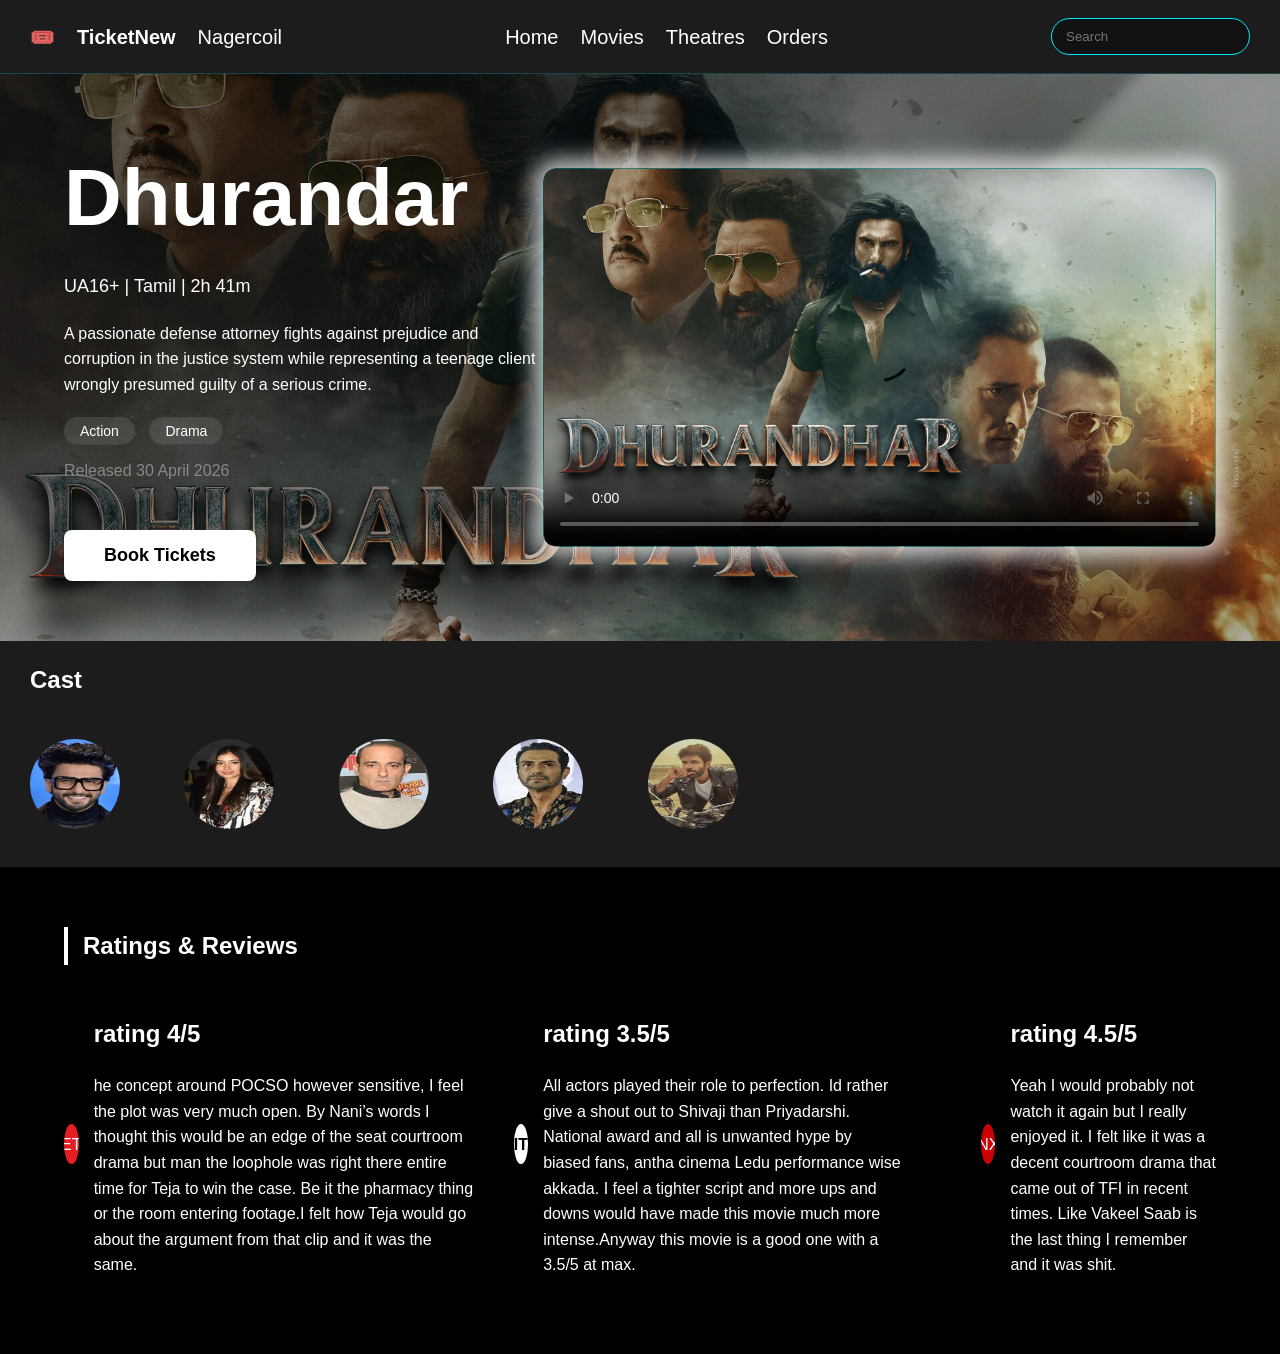
<file: duran.html>
<!DOCTYPE html>
<html lang="en">
<head>
    <meta charset="UTF-8">
    <meta name="viewport" content="width=device-width, initial-scale=1.0">
    <title>Movie Details - Full Layout</title>
    <style>
        /* Base Styles */
    .my{
        display: inline-block;
     }
     header{
  display:flex;
  justify-content:space-between;
  align-items:center;
  padding:18px 30px;
  border-bottom:1px solid rgba(0,234,255,.2);
  flex-wrap:wrap;
  gap:12px;
  font-size:20px;
}

.logo,.nav{
  display:flex;
  gap:22px;
  align-items:center;
  flex-wrap:wrap;
}

.logo b{color:white;}

.nav a{
  color:white;
  text-decoration:none;
}

.search{
  padding:10px 14px;
  border-radius:25px;
  border:1px solid #00eaff;
  background:#111;
  color:#fff;
}
        body {
            background-color:rgb(29, 28, 28); /* Dark background from pic 3 */
            color:white;
            font-family: 'Segoe UI', Roboto, sans-serif;
            margin: 0;
            padding: 0;
            line-height: 1.6;
           
        }

        /* 1. Hero Section (Image 1 Style + Image 3 Colors) */
        .hero-section {
            position: relative;
            padding: 60px 5%;
            display: flex;
            justify-content: space-between;
            align-items: center;
            background: linear-gradient(to right,rgb(0 0 0),rgb(0 0 0 )), 
                        url('ch.jpg'); /* Using your file name ch.jpg */
            background-size: cover;
            background-position: center;
            min-height: 20px;
             background-image:url("dur.jpg");
           
        }

        .hero-content {
            max-width: 600px;
        }

        .movie-title {
            font-size: 80px;
            font-weight: bold;
            color: white; /* Neon Cyan from Image 3 */
            margin: 0;
            text-transform: capitalize;
        }

        .meta-info {
            font-size: 18px;
            color:white;
            margin: 10px 0;
        }

        .description {
            font-size: 16px;
            color: white;
            margin: 20px 0;
            max-width: 500px;
        }

        .tags span {
            background: rgba(253, 247, 247, 0.1);
            padding: 5px 15px;
            border-radius: 20px;
            font-size: 14px;
            margin-right: 10px;
            border: 1px solid #444;
        }

        .book-btn {
            background-color:white;
            color:black;
            padding: 15px 40px;
            border: none;
            border-radius: 8px;
            font-size: 18px;
            font-weight: bold;
            cursor: pointer;
            margin-top: 30px;
            transition: 0.3s;
        }

        .book-btn:hover {
            background-color: red;
            transform: scale(1.05);
        }

        .container{
            width:700px;
            border-radius: 15px;
            box-shadow: 0 10px 30px rgba(0,0,0,0.5);
            border: 1px solid rgba(0, 251, 255, 0.3);
            position:relative;
            box-shadow:0 0 20px 10px rgba(255,255,255,0.7)
        }
        .container video{
            width:100%;
            display:block;
            border-radius:10px;
        }
        .container button{
            position:absolute;
            bottom:15px;
            left:50%;
            transform:translateX(-50%);
            background-color: rgb(75, 71, 71);
            color:#eee;
            border:none;
            padding:10px 22px;
            border-radius: 8px;
            font-size:16px;
            cursor:pointer;
        }
        .container button :hover{
            background:#222;
        }

        /* 2. Ratings Section (Image 2 Style) */
        .ratings-section {
            padding: 40px 5%;
            background-color:black;
        }

        .ratings-header {
            font-size: 24px;
            margin-bottom: 30px;
            border-left: 4px solid white;
            padding-left: 15px;
        }

        .ratings-container {
            display: flex;
            gap: 40px;
            overflow-x: auto;
            padding-bottom: 20px;
        }

        .rating-card {
            display: flex;
            align-items: center;
            gap: 15px;
            min-width: 220px;
        }

        .source-logo {
            width: 100px;
            height: 40px;
            border-radius: 50%;
            background-color: #333;
            display: flex;
            justify-content: center;
            align-items: center;
            overflow: hidden;
        }

        .source-logo img {
            width: 100%;
            height: auto;
        }

        .rating-info strong {
            display: block;
            font-size: 22px;
        }

        .rating-info span {
            color: #888;
            font-size: 14px;
        }

        /* Scrollbar styling */
        .ratings-container::-webkit-scrollbar {
            height: 6px;
        }
        .ratings-container::-webkit-scrollbar-thumb {
            background: #333;
            border-radius: 10px;
        }
        .line{
            display:inline-block;
            border-radius: 50%;
            width:90px;
            height:90px;
            margin:30px;
        }
        #cas{
            margin-left:30px;
            margin-bottom:10px;
        }
    </style>
</head>
<body>
    <header>
  <div class="logo">🎟️ <b>TicketNew</b> <span>Nagercoil</span></div>

  <nav class="nav">
    <a href="#">Home</a>
    <a href="#">Movies</a>
    <a href="#">Theatres</a>
    <a href="#">Orders</a>
  </nav>

  <input class="search" placeholder="Search">
</header>

    <!-- Hero Section -->
    <section class="hero-section">
        <div class="hero-content">
            <h1 class="movie-title">Dhurandar</h1>
            <div class="meta-info">UA16+ | Tamil | 2h 41m</div>
            <p class="description">
               A passionate defense attorney fights against prejudice and corruption in the justice system while representing a teenage client wrongly presumed guilty of a serious crime.
            </p>
            <div class="tags">
                <span>Action</span>
                <span>Drama</span>
            </div>
            <p style="margin-top: 15px; color: #888;">Released 30 April 2026</p>
            <button class="book-btn" onclick="window.location.href='book4.html'">Book Tickets</button>
       </div>
       <div class="container">
        <video src="duran.mp4" Poster="d.jpg" controls>
        <button onclick="video()">Play Trailer</button>
        </div>
        
    </section>
    <section id="cast">
        <h1 id="cas" >Cast</h1>
        <img src="d1.jpg" class="line">
         <img src="d2.jpg" class="line">
          <img src="d3.jpg" class="line">
           <img src="d4.jpg" class="line">
            <img src="d5.jpg" class="line">
        
    </section>
    <!-- Ratings Section -->
    <section class="ratings-section">
        <h2 class="ratings-header">Ratings & Reviews</h2>
        <div class="ratings-container">
            <!-- Example Rating 1 -->
            <div class="rating-card">
                <div class="source-logo" style="background: #e31e24;">ET</div>
                <div class="rating-info">        
                    <h1>rating 4/5</h1>
                    <p>he concept around POCSO however sensitive, I feel the plot was very much open. By Nani’s words I thought this would be an edge of the seat courtroom drama but man the loophole was right there entire time for Teja to win the case. Be it the pharmacy thing or the room entering footage.I felt how Teja would go about the argument from that clip and it was the same.</p>
                
                </div>
            </div>

            <!-- Example Rating 2 -->
            <div class="rating-card">
                <div class="source-logo" style="background: #ffffff; color: #000; font-weight: bold;">IT</div>
                <div class="rating-info">
                   <h1>rating 3.5/5</h1>
                   <p>All actors played their role to perfection. Id rather give a shout out to Shivaji than Priyadarshi.

National award and all is unwanted hype by biased fans, antha cinema Ledu performance wise akkada. I feel a tighter script and more ups and downs would have made this movie much more intense.Anyway this movie is a good one with a 3.5/5 at max.</p>
                </div>
            </div>
            <section id="rev">
                

            </section>

            <!-- Example Rating 3 -->
            <div class="rating-card">
                <div class="source-logo" style="background: #c00;">NX</div>
                <div class="rating-info">
                   <h1>rating 4.5/5</h1>
                   <p>Yeah I would probably not watch it again but I really enjoyed it. I felt like it was a decent courtroom drama that came out of TFI in recent times. Like Vakeel Saab is the last thing I remember and it was shit.</p>
                </div>
            </div>
        </div>
    </section>
    

</body>
</html>
</file>
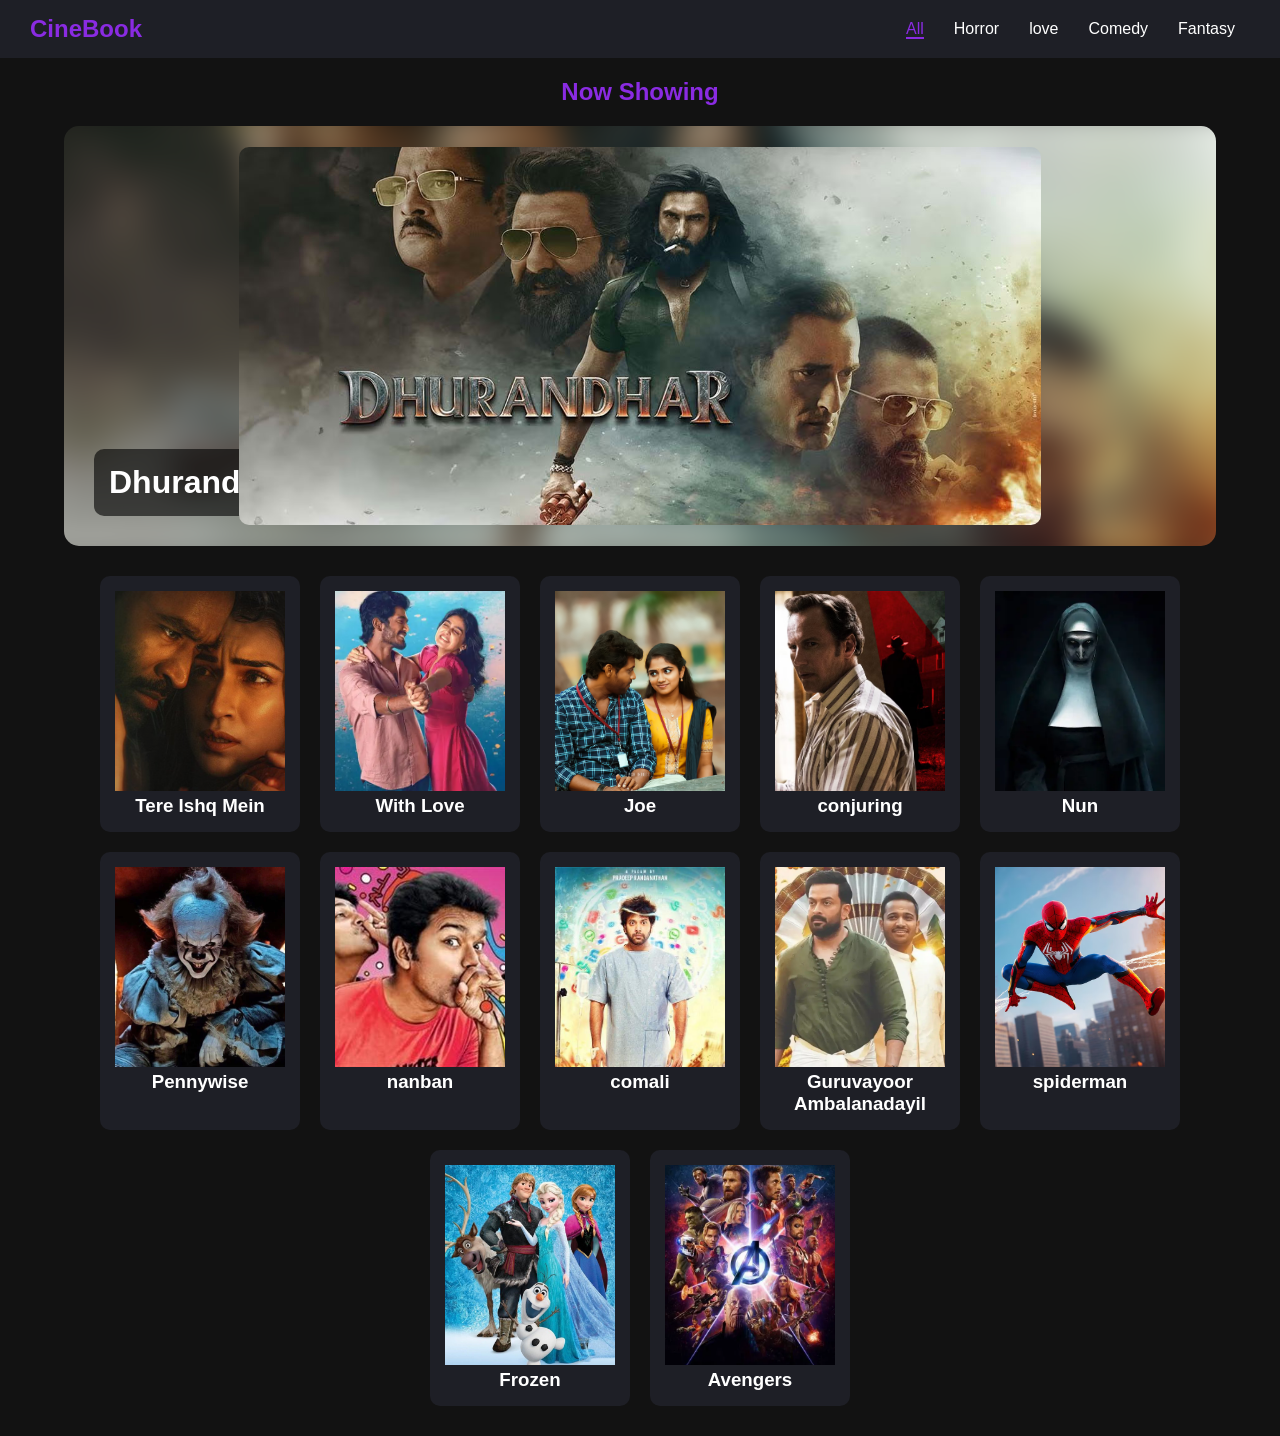
<file: index5.html>
<!DOCTYPE html>
<html lang="en">
<head>
<meta charset="UTF-8">
<meta name="viewport" content="width=device-width, initial-scale=1.0">
<title>CineBook</title>

<style>
* {
    margin: 0;
    padding: 0;
    box-sizing: border-box;
    font-family: Arial, sans-serif;
}

body {
    background: #121212;
    color: white;
}

/* NAVBAR */
.top-bar {
    display: flex;
    justify-content: space-between;
    align-items: center;
    background: #1e1f26;
    padding: 15px 30px;
}

.title {
    color: blueviolet;
}

.navigation {
    display: flex;
    list-style: none;
}

.navigation li {
    margin: 0 15px;
}

.navigation a {
    color: white;
    text-decoration: none;
    cursor: pointer;
}

.navigation a:hover {
    color: blueviolet;
}

.navigation a.active {
    color: blueviolet;
    border-bottom: 2px solid blueviolet;
}

/* SLIDER */
.section-title {
    text-align: center;
    margin: 20px;
    color: blueviolet;
}

.slider {
    position: relative;
    width: 90%;
    height: 420px;
    margin: auto;
    overflow: hidden;
    border-radius: 15px;
}

.slide {
    position: absolute;
    width: 100%;
    height: 100%;
    opacity: 0;
    transition: 1s;
    display: flex;
    justify-content: center;
    align-items: center;
}

.slide.active {
    opacity: 1;
}

.slide .bg {
    position: absolute;
    width: 100%;
    height: 100%;
    object-fit: cover;
    filter: blur(15px);
    transform: scale(1.1);
}

.slide .main {
    position: relative;
    height: 90%;
    object-fit: contain;
    border-radius: 10px;
    z-index: 2;
}

.slide-content {
    position: absolute;
    bottom: 30px;
    left: 30px;
    background: rgba(0,0,0,0.6);
    padding: 15px;
    border-radius: 10px;
}

/* MOVIES */
.current-movies {
    display: flex;
    justify-content: center;
    gap: 20px;
    padding: 30px;
    flex-wrap: wrap;
}

.current-movie {
    background: #1e1f26;
    padding: 15px;
    border-radius: 10px;
    text-align: center;
    width: 200px;
    cursor: pointer;
    transition: 0.3s;
}

.current-movie:hover {
    transform: translateY(-10px) scale(1.05);
    box-shadow: 0 10px 25px rgba(138,43,226,0.6);
}

.current-movie img {
    width: 100%;
    height: 200px;
    object-fit: cover;
}

.btn-1 {
    margin-top: 10px;
    background: blueviolet;
    color: white;
    padding: 8px 12px;
    border: none;
    border-radius: 5px;
}

/* MODAL */
.modal {
    display: none;
    position: fixed;
    z-index: 100;
    width: 100%;
    height: 100%;
    background: rgba(0,0,0,0.8);
}

.modal-content {
    background: #1e1f26;
    margin: 10% auto;
    padding: 20px;
    width: 300px;
    border-radius: 10px;
    text-align: center;
    animation: pop 0.3s ease;
}

.modal-content img {
    width: 100%;
    border-radius: 10px;
}

.close {
    float: right;
    font-size: 25px;
    cursor: pointer;
}

@keyframes pop {
    from {transform: scale(0.7); opacity: 0;}
    to {transform: scale(1); opacity: 1;}
}
</style>
</head>

<body>

<!-- NAVBAR -->
<div class="top-bar">
    <h2 class="title">CineBook</h2>
    <ul class="navigation">
        <li><a onclick="filterMovies('all')" class="active">All</a></li>
        <li><a onclick="filterMovies('horror')">Horror</a></li>
        <li><a onclick="filterMovies('love')">love</a></li>
        <li><a onclick="filterMovies('comedy')">Comedy</a></li>
        <li><a onclick="filterMovies('fantasy')">Fantasy</a></li>
    </ul>
</div>

<h2 class="section-title">Now Showing</h2>

<!-- SLIDER -->
<!-- SLIDER -->
<div class="slider" style="cursor:pointer;">
    <div class="slide active" onclick="window.location.href='duran.html'">
        <img src="bg4_dhurandhar.jpg" class="bg">
        <img src="bg4_dhurandhar.jpg" class="main">
        <div class="slide-content"><h1>Dhurandhar</h1></div>
    </div>

    <div class="slide" onclick="window.location.href='court.html'">
        <img src="courtpic.jpg" class="bg">
        <img src="courtpic.jpg" class="main">
        <div class="slide-content"><h1>Court</h1></div>
    </div>

    <div class="slide" onclick="window.location.href='lik.html'">
        <img src="lilpic.avif" class="bg">
        <img src="lilpic.avif" class="main">
        <div class="slide-content"><h1>Life Insurance</h1>
            <h1>Company</h1></div>
    </div>

    <div class="slide" onclick="window.location.href='project5.html'">
        <img src="youthmovie.jpg" class="bg">
        <img src="youthmovie.jpg" class="main">
        <div class="slide-content"><h1>Youth</h1></div>
    </div>

    <div class="slide" onclick="window.location.href='tera.html'">
        <img src="terepic.png" class="bg">
        <img src="terepic.png" class="main">
        <div class="slide-content"><h1>Tere Ishk Main</h1></div>
    </div>
</div>
<!-- MOVIES -->
<div class="current-movies">

<!-- ROMANTIC -->
<div class="current-movie" data-category="love" onclick="openModal(this)">
<img src="terepic.png"><h3>Tere Ishq Mein</h3></div>

<div class="current-movie" data-category="love" onclick="openModal(this)">
<img src="with love.webp"><h3>With Love</h3></div>

<div class="current-movie" data-category="love" onclick="openModal(this)">
<img src="joe.jpg"><h3>Joe</h3></div>

<!-- HORROR -->
<div class="current-movie" data-category="horror" onclick="openModal(this)">
<img src="conjuring.avif"><h3>conjuring</h3></div>

<div class="current-movie" data-category="horror" onclick="openModal(this)">
<img src="nun.webp"><h3>Nun</h3></div>

<div class="current-movie" data-category="horror" onclick="openModal(this)">
<img src="pennywise.jpg"><h3>Pennywise</h3></div>

<!-- COMEDY -->
<div class="current-movie" data-category="comedy" onclick="openModal(this)">
<img src="nanban.jpg"><h3>nanban</h3></div>

<div class="current-movie" data-category="comedy" onclick="openModal(this)">
<img src="comali.jpg"><h3>comali</h3></div>

<div class="current-movie" data-category="comedy" onclick="openModal(this)">
<img src="guru.webp"><h3>Guruvayoor Ambalanadayil </div>

<!-- FANTASY -->
<div class="current-movie" data-category="fantasy" onclick="openModal(this)">
<img src="spiderman.avif"><h3>spiderman</h3></div>

<div class="current-movie" data-category="fantasy" onclick="openModal(this)">
<img src="frozen.jpg"><h3>Frozen</h3></div>

<div class="current-movie" data-category="fantasy" onclick="openModal(this)">
<img src="avengers.webp"><h3>Avengers</h3></div>

</div>

<!-- MODAL -->
<div id="movieModal" class="modal">
    <div class="modal-content">
        <span class="close" onclick="closeModal()">&times;</span>
        <img id="modalImg">
        <h2 id="modalTitle"></h2>
        <p id="modalPrice"></p>
        <button class="btn-1">Book Now</button>
    </div>
</div>

<script>
let slides=document.querySelectorAll(".slide"),index=0;
function showSlide(i){slides.forEach(s=>s.classList.remove("active"));slides[i].classList.add("active")}
function nextSlide(){index=(index+1)%slides.length;showSlide(index)}
setInterval(nextSlide,3000);

function filterMovies(category){
let movies=document.querySelectorAll(".current-movie");
let links=document.querySelectorAll(".navigation a");
links.forEach(l=>l.classList.remove("active"));
event.target.classList.add("active");
movies.forEach(m=>{
m.style.display=(category==="all"||m.dataset.category===category)?"block":"none";
});
}

function openModal(movie){
document.getElementById("movieModal").style.display="block";
document.getElementById("modalImg").src=movie.querySelector("img").src;
document.getElementById("modalTitle").innerText=movie.querySelector("h3").innerText;
document.getElementById("modalPrice").innerText=movie.querySelector("p").innerText;
}

function closeModal(){
document.getElementById("movieModal").style.display="none";
}

window.onclick=function(e){
if(e.target==document.getElementById("movieModal")){
document.getElementById("movieModal").style.display="none";
}};
</script>

</body>
</html>
</file>
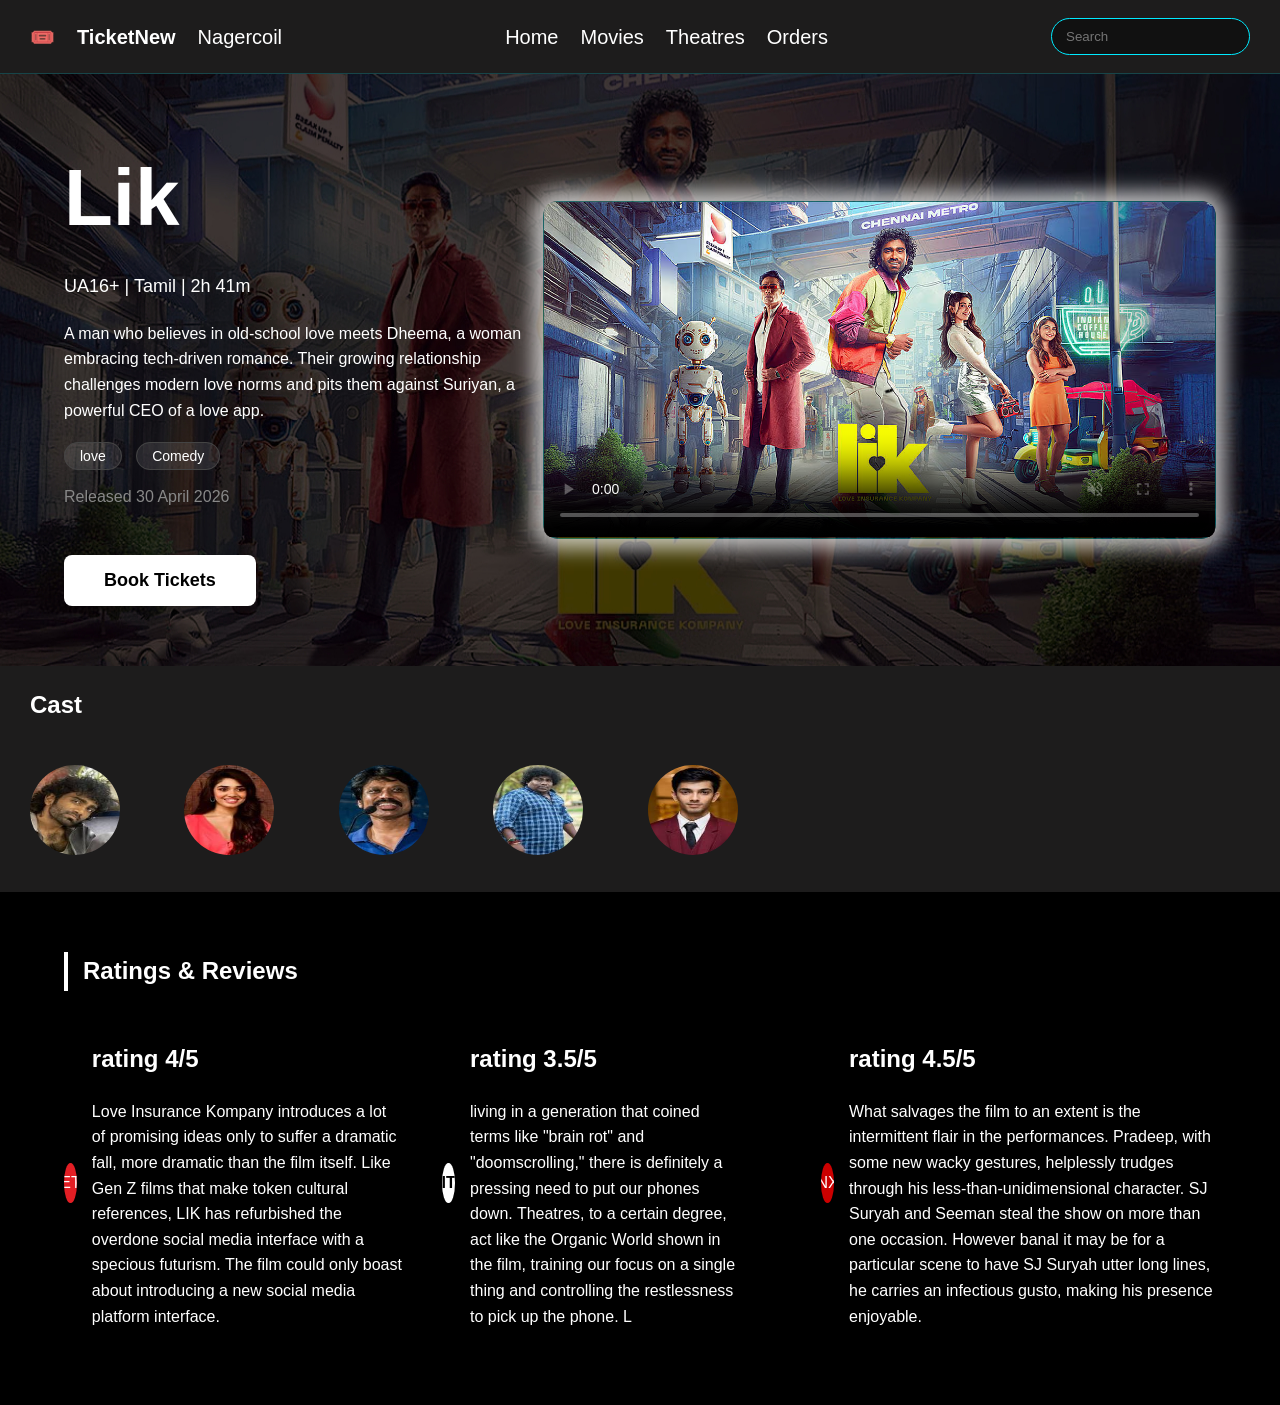
<file: lik.html>
<!DOCTYPE html>
<html lang="en">
<head>
    <meta charset="UTF-8">
    <meta name="viewport" content="width=device-width, initial-scale=1.0">
    <title>Movie Details - Full Layout</title>
    <style>
        /* Base Styles */
    .my{
        display: inline-block;
     }
     header{
  display:flex;
  justify-content:space-between;
  align-items:center;
  padding:18px 30px;
  border-bottom:1px solid rgba(0,234,255,.2);
  flex-wrap:wrap;
  gap:12px;
  font-size:20px;
}

.logo,.nav{
  display:flex;
  gap:22px;
  align-items:center;
  flex-wrap:wrap;
}

.logo b{color:white;}

.nav a{
  color:white;
  text-decoration:none;
}

.search{
  padding:10px 14px;
  border-radius:25px;
  border:1px solid #00eaff;
  background:#111;
  color:#fff;
}
        body {
            background-color:rgb(29, 28, 28); /* Dark background from pic 3 */
            color:white;
            font-family: 'Segoe UI', Roboto, sans-serif;
            margin: 0;
            padding: 0;
            line-height: 1.6;
           
        }

        /* 1. Hero Section (Image 1 Style + Image 3 Colors) */
        .hero-section {
            position: relative;
            padding: 60px 5%;
            display: flex;
            justify-content: space-between;
            align-items: center;
            background: linear-gradient(to right,rgb(0 0 0),rgb(0 0 0 )), 
                        url('ch.jpg'); /* Using your file name ch.jpg */
            background-size: cover;
            background-position: center;
            min-height: 20px;
             background-image:url("liknew.jpg");
           
        }

        .hero-content {
            max-width: 600px;
        }

        .movie-title {
            font-size: 80px;
            font-weight: bold;
            color: white; /* Neon Cyan from Image 3 */
            margin: 0;
            text-transform: capitalize;
        }

        .meta-info {
            font-size: 18px;
            color:white;
            margin: 10px 0;
        }

        .description {
            font-size: 16px;
            color: white;
            margin: 20px 0;
            max-width: 500px;
        }

        .tags span {
            background: rgba(253, 247, 247, 0.1);
            padding: 5px 15px;
            border-radius: 20px;
            font-size: 14px;
            margin-right: 10px;
            border: 1px solid #444;
        }

        .book-btn {
            background-color:white;
            color:black;
            padding: 15px 40px;
            border: none;
            border-radius: 8px;
            font-size: 18px;
            font-weight: bold;
            cursor: pointer;
            margin-top: 30px;
            transition: 0.3s;
        }

        .book-btn:hover {
            background-color: red;
            transform: scale(1.05);
        }

        .container{
            width:700px;
            border-radius: 15px;
            box-shadow: 0 10px 30px rgba(0,0,0,0.5);
            border: 1px solid rgba(0, 251, 255, 0.3);
            position:relative;
            box-shadow:0 0 20px 10px rgba(255,255,255,0.7)
        }
        .container video{
            width:100%;
            display:block;
            border-radius:10px;
        }
        .container button{
            position:absolute;
            bottom:15px;
            left:50%;
            transform:translateX(-50%);
            background-color: rgb(75, 71, 71);
            color:#eee;
            border:none;
            padding:10px 22px;
            border-radius: 8px;
            font-size:16px;
            cursor:pointer;
        }
        .container button :hover{
            background:#222;
        }

        /* 2. Ratings Section (Image 2 Style) */
        .ratings-section {
            padding: 40px 5%;
            background-color:black;
        }

        .ratings-header {
            font-size: 24px;
            margin-bottom: 30px;
            border-left: 4px solid white;
            padding-left: 15px;
        }

        .ratings-container {
            display: flex;
            gap: 40px;
            overflow-x: auto;
            padding-bottom: 20px;
        }

        .rating-card {
            display: flex;
            align-items: center;
            gap: 15px;
            min-width: 220px;
        }

        .source-logo {
            width: 100px;
            height: 40px;
            border-radius: 50%;
            background-color: #333;
            display: flex;
            justify-content: center;
            align-items: center;
            overflow: hidden;
        }

        .source-logo img {
            width: 100%;
            height: auto;
        }

        .rating-info strong {
            display: block;
            font-size: 22px;
        }

        .rating-info span {
            color: #888;
            font-size: 14px;
        }

        /* Scrollbar styling */
        .ratings-container::-webkit-scrollbar {
            height: 6px;
        }
        .ratings-container::-webkit-scrollbar-thumb {
            background: #333;
            border-radius: 10px;
        }
        .line{
            display:inline-block;
            border-radius: 50%;
            width:90px;
            height:90px;
            margin:30px;
        }
        #cas{
            margin-left:30px;
            margin-bottom:10px;
        }
    </style>
</head>
<body>
    <header>
  <div class="logo">🎟️ <b>TicketNew</b> <span>Nagercoil</span></div>

  <nav class="nav">
    <a href="#">Home</a>
    <a href="#">Movies</a>
    <a href="#">Theatres</a>
    <a href="#">Orders</a>
  </nav>

  <input class="search" placeholder="Search">
</header>

    <!-- Hero Section -->
    <section class="hero-section">
        <div class="hero-content">
            <h1 class="movie-title">Lik</h1>
            <div class="meta-info">UA16+ | Tamil | 2h 41m</div>
            <p class="description">
                A man who believes in old-school love meets Dheema, a woman embracing tech-driven romance. Their growing relationship challenges modern love norms and pits them against Suriyan, a powerful CEO of a love app.
            </p>
            <div class="tags">
                <span>love</span>
                <span>Comedy</span>
            </div>
            <p style="margin-top: 15px; color: #888;">Released 30 April 2026</p>
            <button class="book-btn" onclick="window.location.href='book3.html'">Book Tickets</button>
       </div>
       <div class="container">
        <video src="vid.mp4" Poster="lik.jpg" autoplay muted controls>
        <button onclick="video()">Play Trailer</button>
        </div>
        
    </section>
    <section id="cast">
        <h1 id="cas" >Cast</h1>
        <img src="l1.jpg" class="line">
         <img src="l2.jpg" class="line">
          <img src="l3.jpg" class="line">
           <img src="l4.jpg" class="line">
            <img src="l5.jpg" class="line">
        
    </section>
    <!-- Ratings Section -->
    <section class="ratings-section">
        <h2 class="ratings-header">Ratings & Reviews</h2>
        <div class="ratings-container">
            <!-- Example Rating 1 -->
            <div class="rating-card">
                <div class="source-logo" style="background: #e31e24;">ET</div>
                <div class="rating-info">        
                    <h1>rating 4/5</h1>
                    <p>Love Insurance Kompany introduces a lot of promising ideas only to suffer a dramatic fall, more dramatic than the film itself. Like Gen Z films that make token cultural references, LIK has refurbished the overdone social media interface with a specious futurism. The film could only boast about introducing a new social media platform interface.</p>
                
                </div>
            </div>

            <!-- Example Rating 2 -->
            <div class="rating-card">
                <div class="source-logo" style="background: #ffffff; color: #000; font-weight: bold;">IT</div>
                <div class="rating-info">
                   <h1>rating 3.5/5</h1>
                   <p>living in a generation that coined terms like "brain rot" and "doomscrolling," there is definitely a pressing need to put our phones down. Theatres, to a certain degree, act like the Organic World shown in the film, training our focus on a single thing and controlling the restlessness to pick up the phone. L</p>
                </div>
            </div>
            <section id="rev">
                

            </section>

            <!-- Example Rating 3 -->
            <div class="rating-card">
                <div class="source-logo" style="background: #c00;">NX</div>
                <div class="rating-info">
                   <h1>rating 4.5/5</h1>
                   <p>What salvages the film to an extent is the intermittent flair in the performances. Pradeep, with some new wacky gestures, helplessly trudges through his less-than-unidimensional character. SJ Suryah and Seeman steal the show on more than one occasion. However banal it may be for a particular scene to have SJ Suryah utter long lines, he carries an infectious gusto, making his presence enjoyable.</p>
                </div>
            </div>
        </div>
    </section>
    

</body>
</html>
</file>
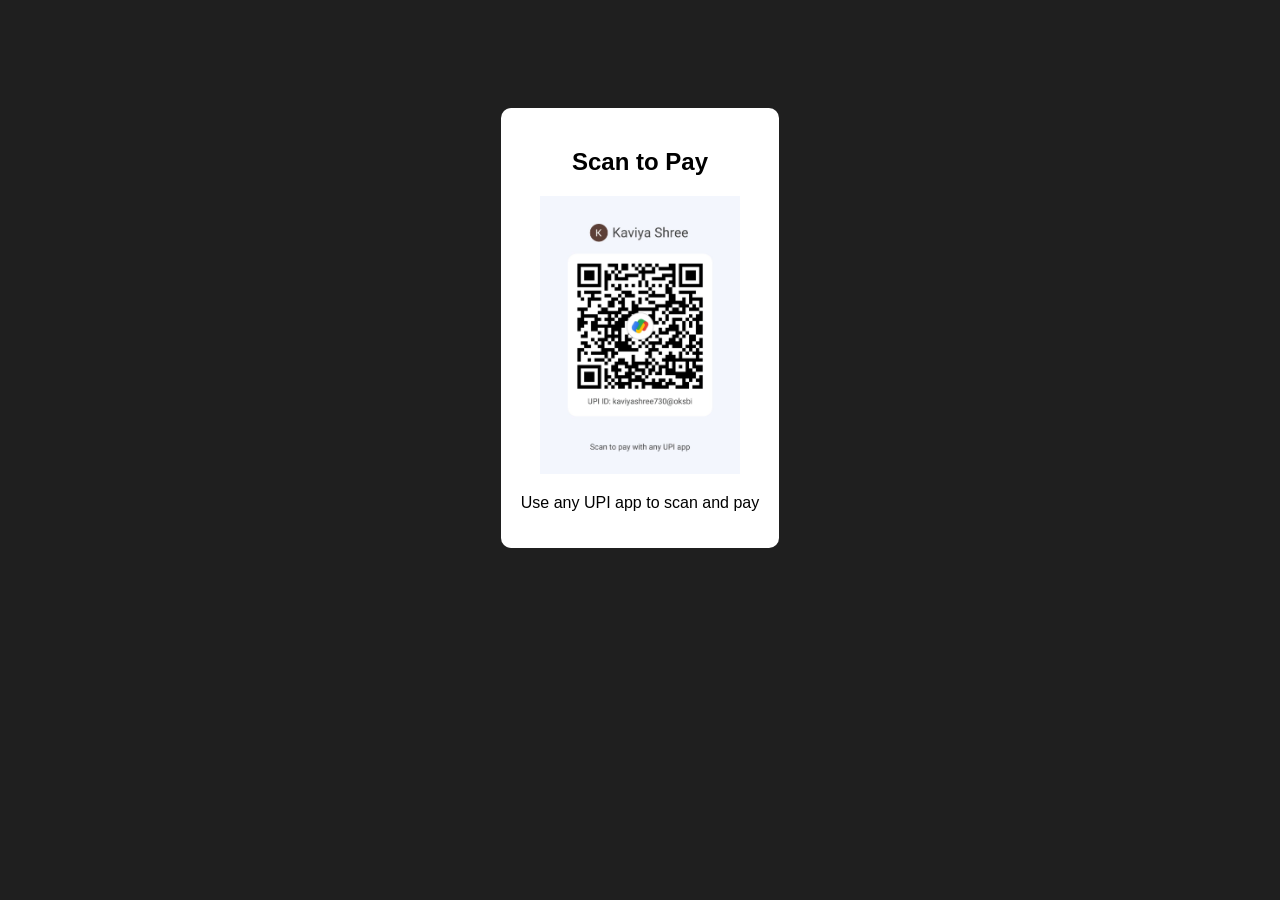
<file: payment.html>
<!DOCTYPE html>
<html lang="en">
<head>
    <meta charset="UTF-8">
    <title>Payment Page</title>
    <style>
        body {
            text-align: center;
            font-family: Arial;
            background-color: #1f1f1f;
        }
        .box {
            margin-top: 100px;
            background: white;
            padding: 20px;
            display: inline-block;
            border-radius: 10px;
        }
        img {
            width: 200px;
        }
        #btn{
            background-color:greenyellow;
            border-radius:5px;
            padding:10px;
            color:black;
            cursor:pointer;
        }
        button:hover{
           transform:translateY(-5px);
           box-shadow:0 8px 25px green;
        }
    </style>
</head>
<body>

<div class="box">
    <h2>Scan to Pay</h2>
    
    <!-- Replace with your own QR image -->
    <img src="WhatsApp Image 2026-05-02 at 09.34.16.jpeg" alt="QR Code">
    
    
    <p>Use any UPI app to scan and pay</p>
    
</div>
<script>
    setTimeout(()=>{window.location.href ="confirmation.html"},10000);
</script>



</body>
</html>
</file>
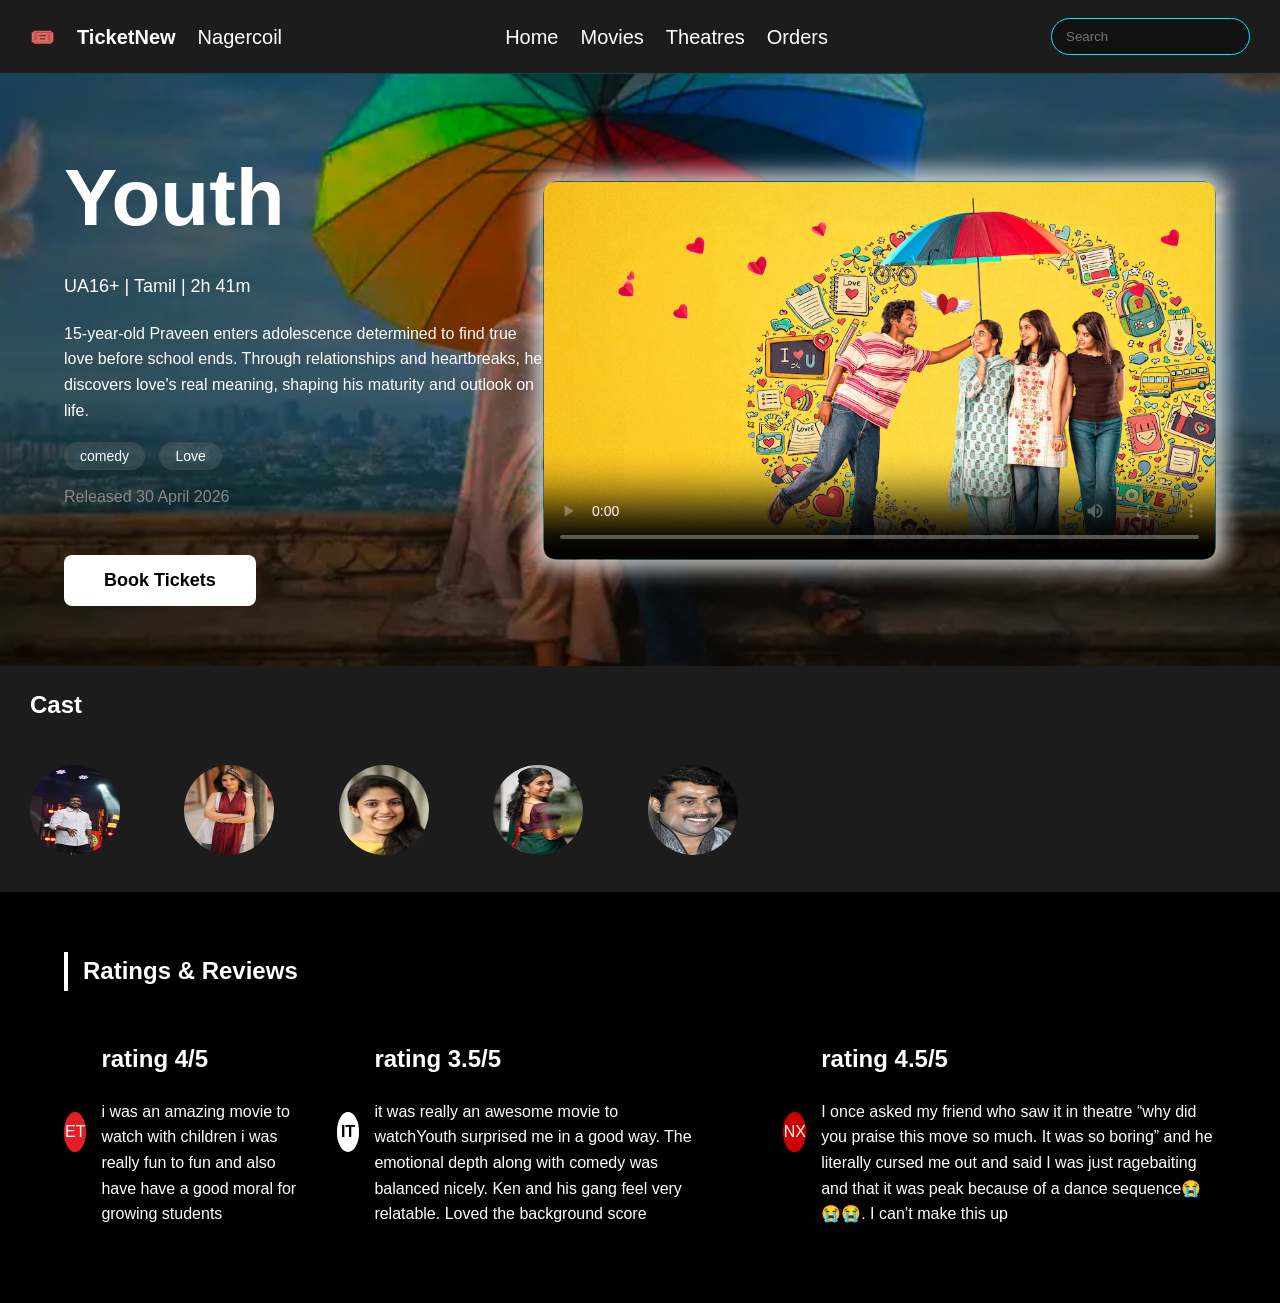
<file: project5.html>
<!DOCTYPE html>
<html lang="en">
<head>
    <meta charset="UTF-8">
    <meta name="viewport" content="width=device-width, initial-scale=1.0">
    <title>Movie Details - Full Layout</title>
    <style>
        /* Base Styles */
    .my{
        display: inline-block;
     }
     header{
  display:flex;
  justify-content:space-between;
  align-items:center;
  padding:18px 30px;
  border-bottom:1px solid rgba(0,234,255,.2);
  flex-wrap:wrap;
  gap:12px;
  font-size:20px;
}

.logo,.nav{
  display:flex;
  gap:22px;
  align-items:center;
  flex-wrap:wrap;
}

.logo b{color:white;}

.nav a{
  color:white;
  text-decoration:none;
}

.search{
  padding:10px 14px;
  border-radius:25px;
  border:1px solid #00eaff;
  background:#111;
  color:#fff;
}
        body {
            background-color:rgb(29, 28, 28); /* Dark background from pic 3 */
            color:white;
            font-family: 'Segoe UI', Roboto, sans-serif;
            margin: 0;
            padding: 0;
            line-height: 1.6;
           
        }

        /* 1. Hero Section (Image 1 Style + Image 3 Colors) */
        .hero-section {
            position: relative;
            padding: 60px 5%;
            display: flex;
            justify-content: space-between;
            align-items: center;
            background: linear-gradient(to right,rgb(0 0 0),rgb(0 0 0 )), 
                        url('ch.jpg'); /* Using your file name ch.jpg */
            background-size: cover;
            background-position: center;
            min-height: 20px;
             background-image:url("super.jpg");
           
        }

        .hero-content {
            max-width: 600px;
        }

        .movie-title {
            font-size: 80px;
            font-weight: bold;
            color: white; /* Neon Cyan from Image 3 */
            margin: 0;
            text-transform: capitalize;
        }

        .meta-info {
            font-size: 18px;
            color:white;
            margin: 10px 0;
        }

        .description {
            font-size: 16px;
            color: white;
            margin: 20px 0;
            max-width: 500px;
        }

        .tags span {
            background: rgba(253, 247, 247, 0.1);
            padding: 5px 15px;
            border-radius: 20px;
            font-size: 14px;
            margin-right: 10px;
            border: 1px solid #444;
        }

        .book-btn {
            background-color:white;
            color:black;
            padding: 15px 40px;
            border: none;
            border-radius: 8px;
            font-size: 18px;
            font-weight: bold;
            cursor: pointer;
            margin-top: 30px;
            transition: 0.3s;
        }

        .book-btn:hover {
            background-color: red;
            transform: scale(1.05);
        }

        .container{
            width:700px;
            border-radius: 15px;
            box-shadow: 0 10px 30px rgba(0,0,0,0.5);
            border: 1px solid rgba(0, 251, 255, 0.3);
            position:relative;
            box-shadow:0 0 20px 10px rgba(255,255,255,0.7)
        }
        .container video{
            width:100%;
            display:block;
            border-radius:10px;
        }
        .container button{
            position:absolute;
            bottom:15px;
            left:50%;
            transform:translateX(-50%);
            background-color: rgb(75, 71, 71);
            color:#eee;
            border:none;
            padding:10px 22px;
            border-radius: 8px;
            font-size:16px;
            cursor:pointer;
        }
        .container button :hover{
            background:#222;
        }

        /* 2. Ratings Section (Image 2 Style) */
        .ratings-section {
            padding: 40px 5%;
            background-color:black;
        }

        .ratings-header {
            font-size: 24px;
            margin-bottom: 30px;
            border-left: 4px solid white;
            padding-left: 15px;
        }

        .ratings-container {
            display: flex;
            gap: 40px;
            overflow-x: auto;
            padding-bottom: 20px;
        }

        .rating-card {
            display: flex;
            align-items: center;
            gap: 15px;
            min-width: 220px;
        }

        .source-logo {
            width: 100px;
            height: 40px;
            border-radius: 50%;
            background-color: #333;
            display: flex;
            justify-content: center;
            align-items: center;
            overflow: hidden;
        }

        .source-logo img {
            width: 100%;
            height: auto;
        }

        .rating-info strong {
            display: block;
            font-size: 22px;
        }

        .rating-info span {
            color: #888;
            font-size: 14px;
        }

        /* Scrollbar styling */
        .ratings-container::-webkit-scrollbar {
            height: 6px;
        }
        .ratings-container::-webkit-scrollbar-thumb {
            background: #333;
            border-radius: 10px;
        }
        .line{
            display:inline-block;
            border-radius: 50%;
            width:90px;
            height:90px;
            margin:30px;
        }
        #cas{
            margin-left:30px;
            margin-bottom:10px;
        }
    </style>
</head>
<body>
    <header>
  <div class="logo">🎟️ <b>TicketNew</b> <span>Nagercoil</span></div>

  <nav class="nav">
    <a href="#">Home</a>
    <a href="#">Movies</a>
    <a href="#">Theatres</a>
    <a href="#">Orders</a>
  </nav>

  <input class="search" placeholder="Search">
</header>

    <!-- Hero Section -->
    <section class="hero-section">
        <div class="hero-content">
            <h1 class="movie-title">Youth</h1>
            <div class="meta-info">UA16+ | Tamil | 2h 41m</div>
            <p class="description">
                15-year-old Praveen enters adolescence determined to find true love before school ends. Through relationships and heartbreaks, he discovers love's real meaning, shaping his maturity and outlook on life.
                </p>
            <div class="tags">
                <span>comedy</span>
                <span>Love</span>
            </div>
            <p style="margin-top: 15px; color: #888;">Released 30 April 2026</p>
            <button class="book-btn" onclick="window.location.href='book.html'">Book Tickets</button>
       </div>
       <div class="container">
        <video src="youth.mp4" Poster="new.jpg" controls>
        <button onclick="video()">Play Trailer</button>
        </div>
        
    </section>
    <section id="cast">
        <h1 id="cas" >Cast</h1>
        <img src="y1.jpg" class="line">
         <img src="y2.jpg" class="line">
          <img src="y3.jpg" class="line">
           <img src="y4.jpg" class="line">
            <img src="y5.jpg" class="line">
        
    </section>
    <!-- Ratings Section -->
    <section class="ratings-section">
        <h2 class="ratings-header">Ratings & Reviews</h2>
        <div class="ratings-container">
            <!-- Example Rating 1 -->
            <div class="rating-card">
                <div class="source-logo" style="background: #e31e24;">ET</div>
                <div class="rating-info">        
                    <h1>rating 4/5</h1>
                    <p>i was an amazing movie to watch with children i was really fun to fun and also have have a good moral for growing students</p>
                
                </div>
            </div>

            <!-- Example Rating 2 -->
            <div class="rating-card">
                <div class="source-logo" style="background: #ffffff; color: #000; font-weight: bold;">IT</div>
                <div class="rating-info">
                   <h1>rating 3.5/5</h1>
                   <p>it was really an awesome movie to watchYouth surprised me in a good way. The emotional depth along with comedy was balanced nicely. Ken and his gang feel very relatable. Loved the background score</p>
                </div>
            </div>
            <section id="rev">
                

            </section>

            <!-- Example Rating 3 -->
            <div class="rating-card">
                <div class="source-logo" style="background: #c00;">NX</div>
                <div class="rating-info">
                   <h1>rating 4.5/5</h1>
                   <p>I once asked my friend who saw it in theatre “why did you praise this move so much. It was so boring” and he literally cursed me out and said I was just ragebaiting and that it was peak because of a dance sequence😭😭😭. I can’t make this up</p>
                </div>
            </div>
        </div>
    </section>
    

</body>
</html>
</file>
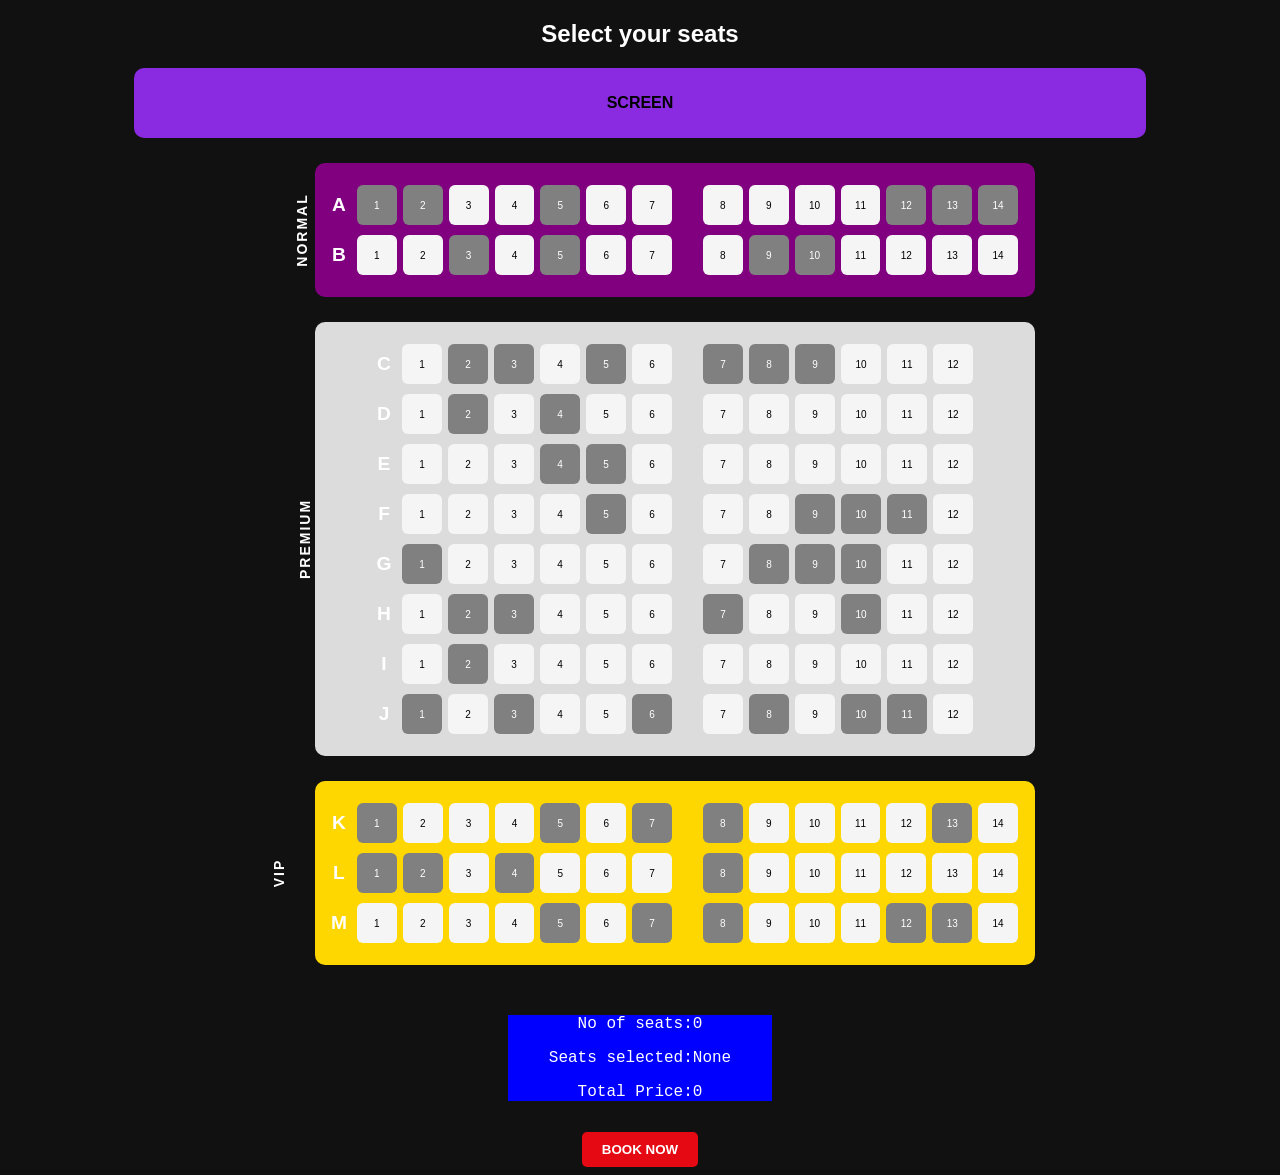
<file: seats.html>
<!DOCTYPE HTML>
<html>
    <head>
        <title>Seat Selection sample</title>
        <link rel="icon" type="image/x-icon" href="seat_1f4ba.png">
        <style>
            body {
                font-family: Arial;
                background: #111;
                color: white;
                text-align: center;
            }
            .section {
                position: relative;
                margin: 25px auto;
                padding: 15px 10px;
                border-radius: 10px;
                width:100%;
                
            }

            .section.normal {
                background:purple;
            }

            .section.premium {
                background:rgb(221, 220, 220);
            }

            .section.vip {
                background:gold;
            }
            .section-label {
                position: absolute;
                left: -50px;
                top: 50%;
                transform: translateY(-50%) rotate(-90deg);
                font-weight: bold;
                font-size: 14px;
                color:white;
                letter-spacing: 2px;
            }

            h2 {
                margin-top: 20px;
            }
            .screen{
                background:blueviolet;
                height: 70px;
                margin: 20px auto;
                width: 80%;
                border-radius: 10px;
                color:black;
                line-height: 70px;
                font-weight: bold;
            }
            .container{
                margin: 20px auto;
                width:700px;
                padding-left: 50px;
            }
            .seats{
                width: 40px;
                height: 40px;
                margin: 3px;
                background:whitesmoke;
                color:black;
                border-radius: 6px;
                cursor: pointer;
                font-size: 10px;
                display: flex;
                align-items: center;
                justify-content: center;
            }
            .row{
                display: flex;
                align-items: center;
                justify-content: center;
                margin:4px;
            }
            .row-label{
                width: 20px;
                margin-right: 5px;
                font-weight:bolder;
                font-size: larger;

            }
            .seats.selected{
                background: #0ae736;
            }
            .seats.booked{
                background:grey;
                color:white;
                cursor:not-allowed;
            }
            .gap{
                width: 25px;
            }
            .section-gap{
                height: 25px;
            }
            .info{
                margin-top: 50px;
                background:blue;
                font-family: 'Courier New', Courier, monospace;
                margin-left: 500px;
                margin-right: 500px;
            }
            button{
                color: white;
                font-weight: bolder;
                margin-top: 15px;
                padding: 10px 20px;
                background: #e50914;
                border: none;
                cursor: pointer;
                border-radius: 5px;
            }
        </style>
    </head>
    <body>
        <h2>Select your seats</h2>
        <div class="screen">SCREEN</div>
        <div class="container" id="seatContainer"></div>
        <div class="info">
            <p>No of seats:<span id="count">0</span></p>
            <p>Seats selected:<span id="slist">None</span></p>
            <p>Total Price:<span id="total">0</span></p>
        </div>
        <button onclick="saveseats()" id="btn">BOOK NOW</button>
        <script>
            let selectedseatnames=[];
            let totalAmount=0;
            const seats=document.getElementById("seatContainer");
            const seatnum=document.getElementById("count");
            const total=document.getElementById("total");
            const seatList=document.getElementById("slist");
            const prices={
                normal:220,
                premium:350,
                vip:500
            };
            const rowNames="ABCDEFGHIJKLMNOPQRSTUVWXYZ".split("");
            let rowIndex=0;
            function createRow(left,right,type){
                const rows=document.createElement("div");
                rows.classList.add("row");
                const rowName=rowNames[rowIndex++];
                const label=document.createElement("div");
                label.classList.add("row-label");
                label.innerText = rowName;
                rows.appendChild(label);
                let seatNumber=1;
                for(let i=0; i<left;i++){
                    rows.appendChild(createseat(rowName,seatNumber++,type));
                }
                const gap=document.createElement("div");
                gap.classList.add("gap");
                rows.appendChild(gap);
                 for (let i = 0; i < right; i++) {
                    rows.appendChild(createseat(rowName, seatNumber++,type));
                }
                return rows;
            }
            function createSection(type,rows,left,right)
            {
                const section = document.createElement("div");
                section.classList.add("section", type);
                const label = document.createElement("div");
                label.classList.add("section-label");
                label.innerText = type.toUpperCase();
                section.appendChild(label);
                for (let i = 0; i < rows; i++) {
                    const rowDiv = createRow(left, right, type);
                    section.appendChild(rowDiv);
                }
                seats.appendChild(section);
            }
            function createSectionGap() {
                const gap = document.createElement("div");
                gap.classList.add("section-gap");
                seats.appendChild(gap);
            }
            function createseat(row,num,type){
                const s=document.createElement("div");
                s.classList.add("seats");
                const sId=row + num;
                s.innerText=num;
                s.setAttribute("data-seat",sId);
                s.setAttribute("data-type",type);
                s.setAttribute("data-price",prices[type]);
                if(Math.random()<0.3){
                    s.classList.add("booked");
                }
                return s;
            }
            createSection("normal", 2, 7, 7);
            createSection("premium", 8, 6, 6);
            createSection("vip", 3, 7, 7);
            seats.addEventListener("click", (e) => {
            if (
                e.target.classList.contains("seats") &&
                !e.target.classList.contains("booked")
            ) {
                e.target.classList.toggle("selected");
                updateSelection();
            }
            });
            function updateSelection() {
                const selectedSeats = document.querySelectorAll(".seats.selected");
                seatnum.innerText = selectedSeats.length;
                totalAmount=0;
                selectedseatnames = [];
                selectedSeats.forEach(seat => {
                    totalAmount+=parseInt(seat.getAttribute("data-price"));
                    selectedseatnames.push(seat.getAttribute("data-seat"));
                });
                total.innerText=totalAmount;
                seatList.innerText = selectedseatnames.length ? selectedseatnames.join(", ") : "None";
            }
            function saveseats() {
                if(selectedseatnames.length === 0){
                    alert("Please select at least one seat!");
                    return;
                }
                localStorage.setItem("selectedSeats", JSON.stringify(selectedseatnames));
                localStorage.setItem("totalPrice", totalAmount);
                window.location.href = "payment.html";
            }
        </script>
    </body>
</html>
</file>
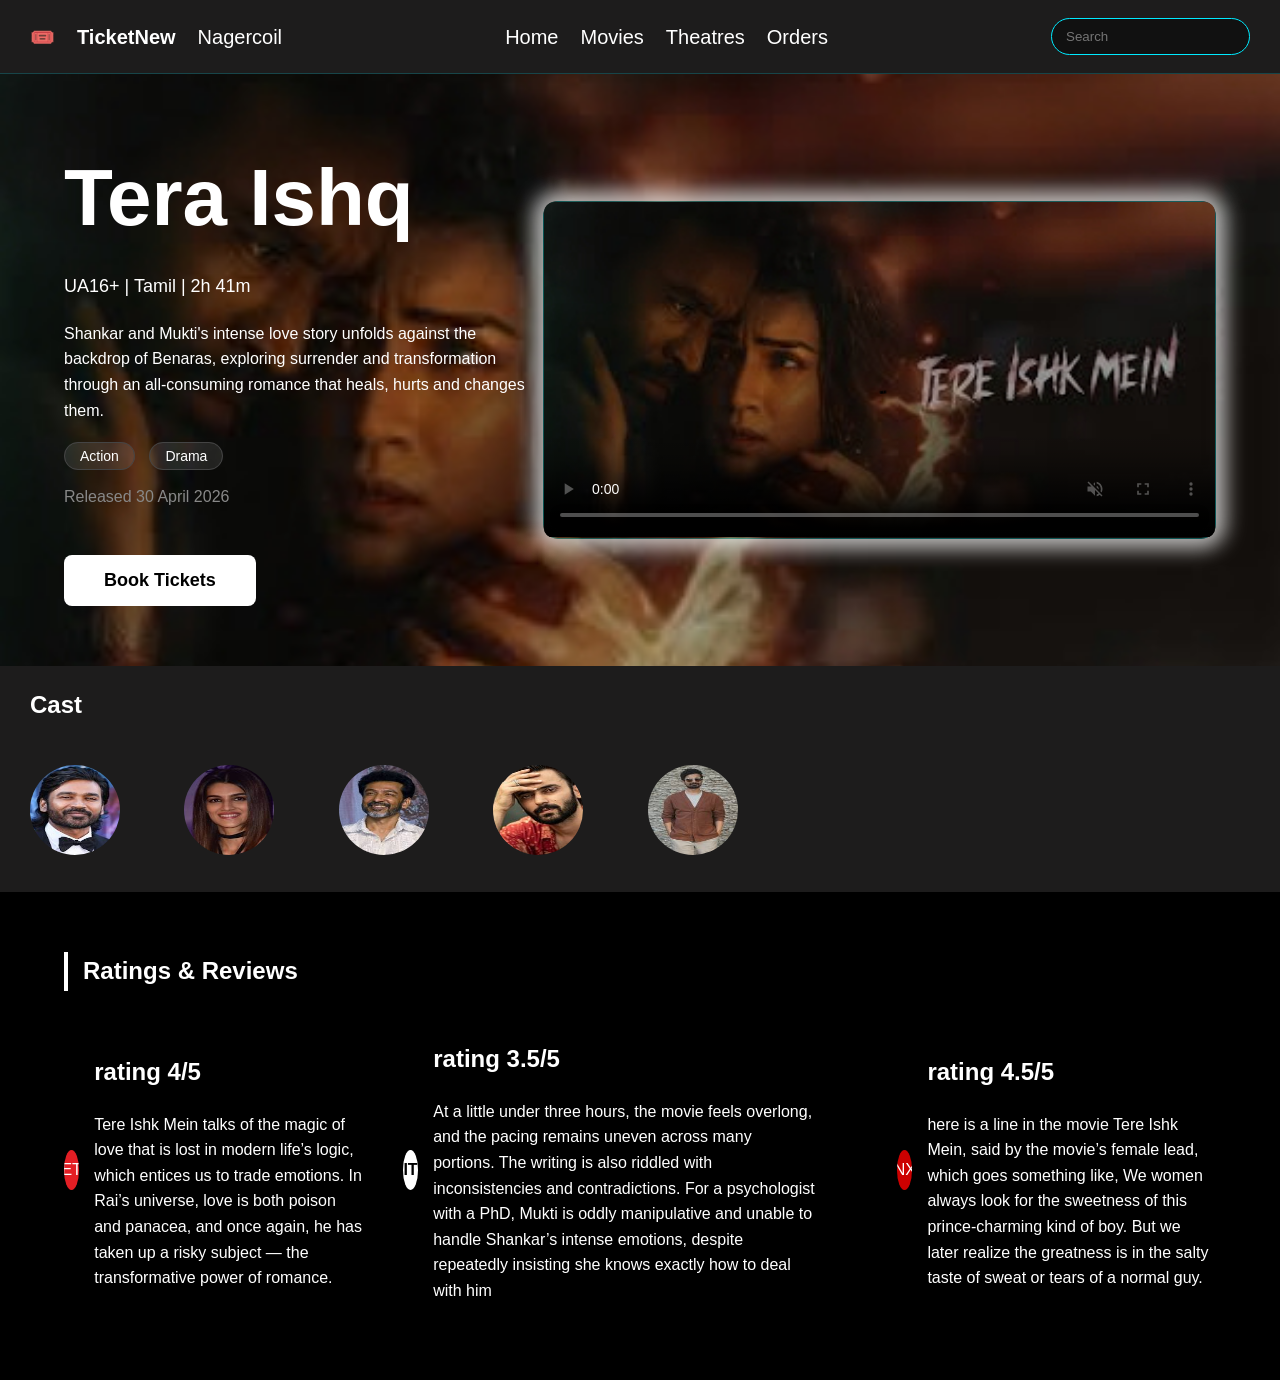
<file: tera.html>
<!DOCTYPE html>
<html lang="en">
<head>
    <meta charset="UTF-8">
    <meta name="viewport" content="width=device-width, initial-scale=1.0">
    <title>Movie Details - Full Layout</title>
    <style>
        /* Base Styles */
    .my{
        display: inline-block;
     }
     header{
  display:flex;
  justify-content:space-between;
  align-items:center;
  padding:18px 30px;
  border-bottom:1px solid rgba(0,234,255,.2);
  flex-wrap:wrap;
  gap:12px;
  font-size:20px;
}

.logo,.nav{
  display:flex;
  gap:22px;
  align-items:center;
  flex-wrap:wrap;
}

.logo b{color:white;}

.nav a{
  color:white;
  text-decoration:none;
}

.search{
  padding:10px 14px;
  border-radius:25px;
  border:1px solid #00eaff;
  background:#111;
  color:#fff;
}
        body {
            background-color:rgb(29, 28, 28); /* Dark background from pic 3 */
            color:white;
            font-family: 'Segoe UI', Roboto, sans-serif;
            margin: 0;
            padding: 0;
            line-height: 1.6;
           
        }

        /* 1. Hero Section (Image 1 Style + Image 3 Colors) */
        .hero-section {
            position: relative;
            padding: 60px 5%;
            display: flex;
            justify-content: space-between;
            align-items: center;
            background: linear-gradient(to right,rgb(0 0 0),rgb(0 0 0 )), 
                        url('ch.jpg'); /* Using your file name ch.jpg */
            background-size: cover;
            background-position: center;
            min-height: 20px;
             background-image:url("bluur.jpg");
           
        }

        .hero-content {
            max-width: 600px;
        }

        .movie-title {
            font-size: 80px;
            font-weight: bold;
            color: white; /* Neon Cyan from Image 3 */
            margin: 0;
            text-transform: capitalize;
        }

        .meta-info {
            font-size: 18px;
            color:white;
            margin: 10px 0;
        }

        .description {
            font-size: 16px;
            color: white;
            margin: 20px 0;
            max-width: 500px;
        }

        .tags span {
            background: rgba(253, 247, 247, 0.1);
            padding: 5px 15px;
            border-radius: 20px;
            font-size: 14px;
            margin-right: 10px;
            border: 1px solid #444;
        }

        .book-btn {
            background-color:white;
            color:black;
            padding: 15px 40px;
            border: none;
            border-radius: 8px;
            font-size: 18px;
            font-weight: bold;
            cursor: pointer;
            margin-top: 30px;
            transition: 0.3s;
        }

        .book-btn:hover {
            background-color: red;
            transform: scale(1.05);
        }

        .container{
            width:700px;
            border-radius: 15px;
            box-shadow: 0 10px 30px rgba(0,0,0,0.5);
            border: 1px solid rgba(0, 251, 255, 0.3);
            position:relative;
            box-shadow:0 0 20px 10px rgba(255,255,255,0.7)
        }
        .container video{
            width:100%;
            display:block;
            border-radius:10px;
        }
        .container button{
            position:absolute;
            bottom:15px;
            left:50%;
            transform:translateX(-50%);
            background-color: rgb(75, 71, 71);
            color:#eee;
            border:none;
            padding:10px 22px;
            border-radius: 8px;
            font-size:16px;
            cursor:pointer;
        }
        .container button :hover{
            background:#222;
        }

        /* 2. Ratings Section (Image 2 Style) */
        .ratings-section {
            padding: 40px 5%;
            background-color:black;
        }

        .ratings-header {
            font-size: 24px;
            margin-bottom: 30px;
            border-left: 4px solid white;
            padding-left: 15px;
        }

        .ratings-container {
            display: flex;
            gap: 40px;
            overflow-x: auto;
            padding-bottom: 20px;
        }

        .rating-card {
            display: flex;
            align-items: center;
            gap: 15px;
            min-width: 220px;
        }

        .source-logo {
            width: 100px;
            height: 40px;
            border-radius: 50%;
            background-color: #333;
            display: flex;
            justify-content: center;
            align-items: center;
            overflow: hidden;
        }

        .source-logo img {
            width: 100%;
            height: auto;
        }

        .rating-info strong {
            display: block;
            font-size: 22px;
        }

        .rating-info span {
            color: #888;
            font-size: 14px;
        }

        /* Scrollbar styling */
        .ratings-container::-webkit-scrollbar {
            height: 6px;
        }
        .ratings-container::-webkit-scrollbar-thumb {
            background: #333;
            border-radius: 10px;
        }
        .line{
            display:inline-block;
            border-radius: 50%;
            width:90px;
            height:90px;
            margin:30px;
        }
        #cas{
            margin-left:30px;
            margin-bottom:10px;
        }
    </style>
</head>
<body>
    <header>
  <div class="logo">🎟️ <b>TicketNew</b> <span>Nagercoil</span></div>

  <nav class="nav">
    <a href="#">Home</a>
    <a href="#">Movies</a>
    <a href="#">Theatres</a>
    <a href="#">Orders</a>
  </nav>

  <input class="search" placeholder="Search">
</header>

    <!-- Hero Section -->
    <section class="hero-section">
        <div class="hero-content">
            <h1 class="movie-title">Tera Ishq</h1>
            <div class="meta-info">UA16+ | Tamil | 2h 41m</div>
            <p class="description">
                Shankar and Mukti's intense love story unfolds against the backdrop of Benaras, exploring surrender and transformation through an all-consuming romance that heals, hurts and changes them.
             </p>
            <div class="tags">
                <span>Action</span>
                <span>Drama</span>
            </div>
            <p style="margin-top: 15px; color: #888;">Released 30 April 2026</p>
            <button class="book-btn" onclick="window.location.href='book1.html'">Book Tickets</button>
       </div>
       <div class="container">
        <video autoplay muted controls poster="bluur.jpg"><source src="tera.mp4" type="video/mp4"></video>
        </div>
        
    </section>
    <section id="cast">
        <h1 id="cas" >Cast</h1>
        <img src="t1.jpg" class="line">
         <img src="t2.jpg" class="line">
          <img src="t3.jpg" class="line">
           <img src="t4.jpg" class="line">
            <img src="t5.jpg" class="line">
        
    </section>
    <!-- Ratings Section -->
    <section class="ratings-section">
        <h2 class="ratings-header">Ratings & Reviews</h2>
        <div class="ratings-container">
            <!-- Example Rating 1 -->
            <div class="rating-card">
                <div class="source-logo" style="background: #e31e24;">ET</div>
                <div class="rating-info">        
                    <h1>rating 4/5</h1>
                    <p>Tere Ishk Mein talks of the magic of love that is lost in modern life’s logic, which entices us to trade emotions. In Rai’s universe, love is both poison and panacea, and once again, he has taken up a risky subject — the transformative power of romance.</p>
                
                </div>
            </div>

            <!-- Example Rating 2 -->
            <div class="rating-card">
                <div class="source-logo" style="background: #ffffff; color: #000; font-weight: bold;">IT</div>
                <div class="rating-info">
                   <h1>rating 3.5/5</h1>
                   <p>At a little under three hours, the movie feels overlong, and the pacing remains uneven across many portions. The writing is also riddled with inconsistencies and contradictions. For a psychologist with a PhD, Mukti is oddly manipulative and unable to handle Shankar’s intense emotions, despite repeatedly insisting she knows exactly how to deal with him</p>
                </div>
            </div>
            <section id="rev">
                

            </section>

            <!-- Example Rating 3 -->
            <div class="rating-card">
                <div class="source-logo" style="background: #c00;">NX</div>
                <div class="rating-info">
                   <h1>rating 4.5/5</h1>
                   <p>here is a line in the movie Tere Ishk Mein, said by the movie’s female lead, which goes something like, We women always look for the sweetness of this prince-charming kind of boy. But we later realize the greatness is in the salty taste of sweat or tears of a normal guy.</p>
                </div>
            </div>
        </div>
    </section>
    

</body>
</html>
</file>
